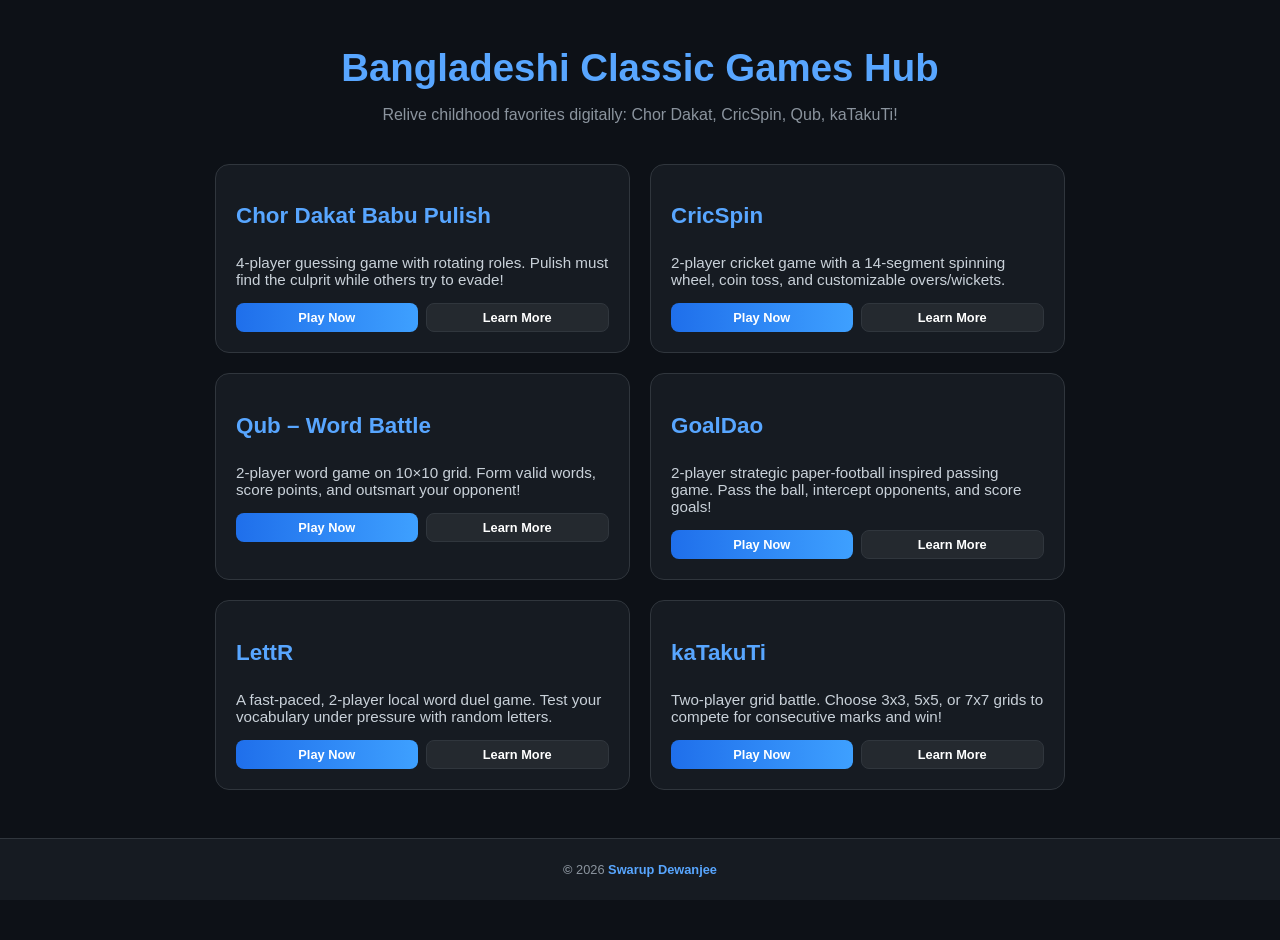
<file: index.html>
<!DOCTYPE html>
<html lang="en">
<head>
<meta charset="UTF-8">
<meta name="viewport" content="width=device-width, initial-scale=1.0">
<title>Bangladeshi Classic Games Hub</title>
<style>
/* Global */
body {
    margin: 0;
    font-family: 'Segoe UI', sans-serif;
    background: #0d1117;
    color: #e6edf3;
}
a { color: inherit; text-decoration: none; }

.container {
    max-width: 850px; /* slim container */
    margin: auto;
    padding: 20px 15px 150px;
}

h1 {
    text-align: center;
    font-size: 2.4rem;
    color: #58a6ff;
    margin-bottom: 8px;
}
.subtitle {
    text-align: center;
    color: #8b949e;
    font-size: 1rem;
    margin-bottom: 40px;
}

/* Game Cards Grid 2x2 */
.games {
    display: grid;
    grid-template-columns: repeat(2, 1fr);
    gap: 20px;
}

/* Card Style */
.card {
    display: flex;
    flex-direction: column;
    background: #161b22;
    border-radius: 14px;
    padding: 20px; 
    transition: transform 0.3s, box-shadow 0.3s;
    border: 1px solid #30363d;
}
.card:hover {
    transform: translateY(-4px);
    box-shadow: 0 10px 25px rgba(0,0,0,0.5);
}
.card h2 {
    margin-bottom: 10px;
    color: #58a6ff;
    font-size: 1.4rem;
}
.card p {
    color: #c9d1d9;
    font-size: 0.95rem;
    margin-bottom: 15px;
}

/* Buttons */
.btn-group { display: flex; gap: 8px; flex-wrap: wrap; justify-content: center; }
.btn { flex: 1; padding: 6px 12px; border: none; border-radius: 8px; font-weight: bold; cursor: pointer; transition: 0.2s; font-size: 0.8rem; text-align:center; }
.play-btn { background: linear-gradient(90deg, #1f6feb, #3ea0ff); color: #fff; }
.play-btn:hover { background: linear-gradient(90deg, #3ea0ff, #1f6feb); }
.info-btn { background: #24292f; color: #fff; border: 1px solid #30363d; }
.info-btn:hover { background: #30363d; }

/* Footer */
footer {
    position: fixed;
    bottom: 0; left:0; right:0;
    text-align: center;
    padding: 10px;
    background: #161b22;
    border-top: 1px solid #30363d;
    font-size: 0.8rem;
    color: #8b949e;
}
.footer-link { color: #58a6ff; font-weight: 600; }
.footer-link:hover { color: #1f6feb; }

/* Modal */
.modal {
    display: none;
    position: fixed; 
    top:0; left:0; 
    width:100%; height:100%;
    background: rgba(0,0,0,0.85);
    justify-content: center; 
    align-items: center;
    z-index: 999; 
    padding: 15px;
}

.modal.active { display: flex; }

.modal-content {
    background: #161b22; 
    border-radius: 14px;
    padding: 25px; 
    max-width: 500px;
    width: 100%; 
    max-height: 85vh; 
    overflow-y: auto; 
    position: relative;
}

.modal-content h3 { 
    color: #58a6ff; 
    margin-bottom: 12px; 
    font-size: 1.3rem; 
}

.modal-content p, 
.modal-content li { 
    margin-bottom: 8px; 
    font-size: 0.9rem; 
    color:#c9d1d9;
}

.modal-content .section-title { 
    font-weight:bold; 
    margin-top:12px; 
    margin-bottom:6px; 
    color:#8b949e; 
    font-size:0.95rem; 
}

.modal-close { 
    position: absolute; 
    top: 12px; 
    right: 12px; 
    background: #ff4c4c; 
    border: none; 
    color:#fff; 
    padding:0.4rem 0.6rem; 
    border-radius:50%; 
    cursor:pointer; 
    font-weight:bold; 
    font-size:0.9rem; 
}

/* Responsive */
@media (max-width: 900px) { 
    .games { grid-template-columns: 1fr; } 
}

@media (max-width: 600px) { 
    h1 { font-size: 2rem; } 
    .card { padding: 18px; }
    .btn-group { flex-direction: column; }

    /* 🔽 MOBILE MODAL COMPACT VERSION */
    .modal {
        padding: 8px;
    }

    .modal-content {
        padding: 16px;
        max-width: 95%;
        max-height: 90vh;
        border-radius: 12px;
    }

    .modal-content h3 {
        font-size: 1.1rem;
        margin-bottom: 8px;
    }

    .modal-content p,
    .modal-content li {
        font-size: 0.8rem;
        margin-bottom: 6px;
    }

    .modal-content .section-title {
        font-size: 0.85rem;
        margin-top: 10px;
        margin-bottom: 4px;
    }

    .modal-close {
        top: 8px;
        right: 8px;
        padding: 0.3rem 0.5rem;
        font-size: 0.8rem;
    }
}
</style>
</head>

<body>
<div class="container">
    <h1>Bangladeshi Classic Games Hub</h1>
    <p class="subtitle">Relive childhood favorites digitally: Chor Dakat, CricSpin, Qub, kaTakuTi!</p>

    <div class="games">
        <!-- Card 1 -->
        <div class="card chordakat">
            <h2>Chor Dakat Babu Pulish</h2>
            <p>4-player guessing game with rotating roles. Pulish must find the culprit while others try to evade!</p>
            <div class="btn-group">
                <button class="btn play-btn" onclick="goToGame('chor')">Play Now</button>
                <button class="btn info-btn" onclick="showModal('chor')">Learn More</button>
            </div>
        </div>

        <!-- Card 2 -->
        <div class="card cricspin">
            <h2>CricSpin</h2>
            <p>2-player cricket game with a 14-segment spinning wheel, coin toss, and customizable overs/wickets.</p>
            <div class="btn-group">
                <button class="btn play-btn" onclick="goToGame('cric')">Play Now</button>
                <button class="btn info-btn" onclick="showModal('cric')">Learn More</button>
            </div>
        </div>

        <!-- Card 3 -->
        <div class="card qub">
            <h2>Qub – Word Battle</h2>
            <p>2-player word game on 10×10 grid. Form valid words, score points, and outsmart your opponent!</p>
            <div class="btn-group">
                <button class="btn play-btn" onclick="goToGame('qub')">Play Now</button>
                <button class="btn info-btn" onclick="showModal('qub')">Learn More</button>
            </div>
        </div>

        <!-- Card 4 -->
        <div class="card GoalDao">
            <h2>GoalDao</h2>
            <p>2-player strategic paper-football inspired passing game. Pass the ball, intercept opponents, and score goals!</p>
            <div class="btn-group">
                <button class="btn play-btn" onclick="goToGame('goalDao')">Play Now</button>
                <button class="btn info-btn" onclick="showModal('goalDao')">Learn More</button>
            </div>
        </div>

        <!-- Card 5 -->
        <div class="card LettR">
            <h2>LettR</h2>
            <p>A fast-paced, 2-player local word duel game. Test your vocabulary under pressure with random letters.</p>
            <div class="btn-group">
                <button class="btn play-btn" onclick="goToGame('LettR')">Play Now</button>
                <button class="btn info-btn" onclick="showModal('LettR')">Learn More</button>
            </div>
        </div>

        <!-- Card 6 -->
        <div class="card katakuti">
            <h2>kaTakuTi</h2>
            <p>Two-player grid battle. Choose 3x3, 5x5, or 7x7 grids to compete for consecutive marks and win!</p>
            <div class="btn-group">
                <button class="btn play-btn" onclick="goToGame('katakuti')">Play Now</button>
                <button class="btn info-btn" onclick="showModal('katakuti')">Learn More</button>
            </div>
        </div>
    </div>
</div>

<!-- Modal -->
<div id="game-modal" class="modal">
    <div class="modal-content">
        <button class="modal-close" onclick="closeModal()">×</button>
        <h3 id="modal-title">Game Details</h3>
        <div id="modal-body"></div>
    </div>
</div>

<footer>
<footer>
  <p>
    <b>©</b> <span id="year"></span> 
    <a href="https://github.com/Swarup113" class="footer-link" target="_blank" rel="noopener noreferrer">Swarup Dewanjee</a>
  </p>
</footer>

<script>
  document.getElementById("year").textContent = new Date().getFullYear();
</script>

<script>
// Play Now redirects
function goToGame(game) {
    switch(game){
        case 'chor':
            window.location.href = "Chor-Dakat-Babu-Pulish/index.html";
            break;
        case 'cric':
            window.location.href = "CricSpin/index.html";
            break;
        case 'qub':
            window.location.href = "Qub/index.html";
            break;
        case 'goalDao':   
            window.location.href = "goalDao/index.html"; 
            break;
        case 'LettR':   
            window.location.href = "LettR/index.html"; 
            break;
        case 'katakuti':
            window.location.href = "kaTakuTi/index.html";
            break;
    }
}


// Modal
const modal = document.getElementById('game-modal');
const modalTitle = document.getElementById('modal-title');
const modalBody = document.getElementById('modal-body');

const gameInfo = {
    chor: {
        title: "Chor Dakat Babu Pulish",
        content: `
<div class="section-title">Gameplay</div>
<ul>
<li>4 players: Babu (immune), Pulish (guesser), Chor/Dakat (targets)</li>
<li>Rounds alternate Chor & Dakat, 10 rounds total</li>
<li>Pulish guesses culprit in 30 seconds</li>
<li>Points: Babu=100, Pulish correct=80, wrong=0, Target escapes=40-60</li>
<li>Pass-and-play with score tracking</li>
</ul>`
    },
    cric: {
        title: "CricSpin",
        content: `
<div class="section-title">Gameplay</div>
<ul>
<li>2-player cricket with coin toss, overs (1-50), wickets (1-10)</li>
<li>14-segment wheel for runs, extras, and wickets</li>
<li>Super Over in case of tie</li>
<li>Track batter and bowler stats</li>
<li>Quick visual outcome for each spin</li>
</ul>`
    },
    qub: {
        title: "Qub – Word Battle",
        content: `
<div class="section-title">Gameplay</div>
<ul>
<li>2-player word game on 10×10 grid</li>
<li>Form valid words horizontally or vertically</li>
<li>15-second timer per turn; repeated words give 0 points</li>
<li>Dynamic scoring based on longest word per turn</li>
<li>Player-specific styling: Player 1 (cyan), Player 2 (coral)</li>
</ul>`
    },
    goalDao: {
        title: "GoalDao",
        content: `
<div class="section-title">Gameplay</div>
<ul>
<li>Two-player Football Game</li>
<li>Choose Duration of the Match</li>
<li>Get more goals than the opposition to win</li>
<li>Track scores and duration</li>
<li>Player-specific styling: Player 1 (blue), Player 2 (red)</li>
</ul>`
    },
    LettR: {
    title: "LettR - Word Duels",
    content: `
<div class="section-title">Gameplay</div>
<ul>
<li>Enter optional names for Player 1(Blue) and Player 2(Red) and click Play Now</li>
<li>Player 1 receives a random letter (e.g., "P") and has 60 seconds</li>
<li>Quickly type a Name, Place, Movie, and Thing starting with that letter</li>
<li>Click Submit before time runs out</li>
<li>Pass the device to Player 2, who gets a completely different random letter</li>
<li>After both turns, round results are shown; fastest valid player gets a bonus point</li>
<li>The game lasts 5 rounds; highest score wins</li>
</ul>`
},
    katakuti: {
        title: "kaTakuTi",
        content: `
<div class="section-title">Gameplay</div>
<ul>
<li>Two-player grid battle</li>
<li>Choose 3x3, 5x5, or 7x7 grids</li>
<li>Get consecutive marks to win</li>
<li>Track scores and rounds</li>
<li>Compact, fun, and responsive</li>
</ul>`
    }
};

function showModal(game){
    modalTitle.textContent = gameInfo[game].title;
    modalBody.innerHTML = gameInfo[game].content;
    modal.classList.add('active');
}
function closeModal(){ modal.classList.remove('active'); }
</script>
</body>
</html>
</file>
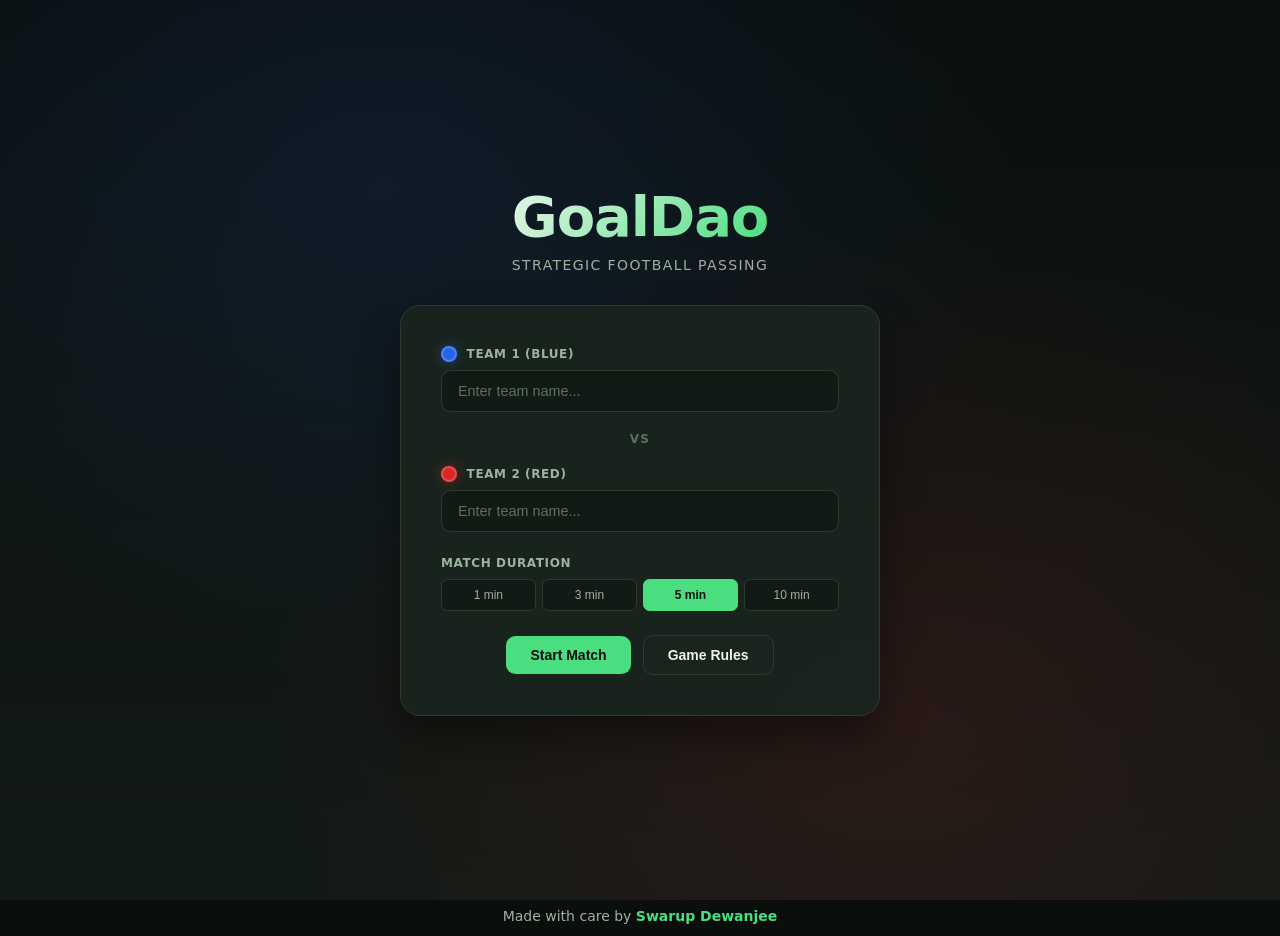
<file: goalDao/index.html>
<!DOCTYPE html>
<html lang="en">
<head>
    <meta charset="UTF-8">
    <meta name="viewport" content="width=device-width, initial-scale=1.0, maximum-scale=1.0, user-scalable=no">
    <title>GoalDao</title>
    <link rel="stylesheet" href="style.css">
</head>
<body>
    <!-- Landing Page -->
    <div id="landing-page" class="page active">
        <div class="landing-container">
            <div class="title-section">
                <h1 class="game-title">GoalDao</h1>
                <p class="subtitle">Strategic Football Passing</p>
            </div>
            
            <div class="setup-panel">
                <div class="team-setup">
                    <div class="team-input-group team1">
                        <div class="team-header">
                            <span class="team-color blue"></span>
                            <label>Team 1 (Blue)</label>
                        </div>
                        <input type="text" id="team1-name" placeholder="Enter team name..." maxlength="15">
                    </div>
                    
                    <div class="vs-divider">VS</div>
                    
                    <div class="team-input-group team2">
                        <div class="team-header">
                            <span class="team-color red"></span>
                            <label>Team 2 (Red)</label>
                        </div>
                        <input type="text" id="team2-name" placeholder="Enter team name..." maxlength="15">
                    </div>
                </div>
                
                <div class="time-setup">
                    <label for="game-time">Match Duration</label>
                    <div class="time-selector">
                        <button class="time-btn" data-time="1">1 min</button>
                        <button class="time-btn" data-time="3">3 min</button>
                        <button class="time-btn active" data-time="5">5 min</button>
                        <button class="time-btn" data-time="10">10 min</button>
                    </div>
                </div>
                
                <div class="action-buttons">
                    <button id="start-btn" class="btn btn-primary">Start Match</button>
                    <button id="rules-btn" class="btn btn-secondary">Game Rules</button>
                </div>
            </div>
        </div>
    </div>
    
    <!-- Rules Modal -->
    <div id="rules-modal" class="modal">
        <div class="modal-backdrop"></div>
        <div class="modal-content">
            <button class="modal-close" id="close-rules">&times;</button>
            <h2>How to Play</h2>
            <div class="rules-grid">
                <div class="rule-item">
                    <div class="rule-number">1</div>
                    <div class="rule-text">
                        <strong>Select & Pass</strong>
                        <p>Click a player with the ball, then click a teammate to pass.</p>
                    </div>
                </div>
                <div class="rule-item">
                    <div class="rule-number">2</div>
                    <div class="rule-text">
                        <strong>Shoot!</strong>
                        <p>Blue attacks the BOTTOM goal. Red attacks the TOP goal. Click inside the goal area to shoot.</p>
                    </div>
                </div>
                <div class="rule-item">
                    <div class="rule-number">3</div>
                    <div class="rule-text">
                        <strong>Interception</strong>
                        <p>If your pass crosses an opponent, they intercept the ball!</p>
                    </div>
                </div>
                <div class="rule-item">
                    <div class="rule-number">4</div>
                    <div class="rule-text">
                        <strong>Goal!</strong>
                        <p>Score in the opponent's goal. The goalkeeper restarts play.</p>
                    </div>
                </div>
            </div>
            <button id="close-modal-btn" class="btn btn-primary">Got it</button>
        </div>
    </div>
    
    <!-- Game Page -->
    <div id="game-page" class="page">
        <div class="game-container">
            <div id="scoreboard">
                <div class="team-score team1-score">
                    <span class="team-name" id="team1-display">Team 1</span>
                    <span class="score" id="score1">0</span>
                </div>
                <div class="timer-container">
                    <div id="timer">05:00</div>
                    <div class="timer-label">TIME</div>
                </div>
                <div class="team-score team2-score">
                    <span class="score" id="score2">0</span>
                    <span class="team-name" id="team2-display">Team 2</span>
                </div>
            </div>
            
            <div id="turn-indicator">
                <span class="turn-dot blue"></span>
                <span id="turn-text">Team 1's Turn</span>
            </div>
            
            <div id="canvas-wrapper">
                <canvas id="game-canvas"></canvas>
            </div>
            
            <div class="game-controls">
                <button id="back-btn" class="btn btn-secondary">Exit Match</button>
            </div>
        </div>
    </div>
    
    <!-- Game Over Modal -->
    <div id="gameover-modal" class="modal">
        <div class="modal-backdrop"></div>
        <div class="modal-content gameover-content">
            <h2>Full Time</h2>
            <div class="final-score-display">
                <div class="final-team">
                    <span class="final-team-name" id="final-team1">Team 1</span>
                    <span class="final-score-num" id="final-score1">0</span>
                </div>
                <div class="score-divider">-</div>
                <div class="final-team">
                    <span class="final-score-num" id="final-score2">0</span>
                    <span class="final-team-name" id="final-team2">Team 2</span>
                </div>
            </div>
            <p id="winner-text">It's a draw!</p>
            <div class="gameover-buttons">
                <button id="play-again-btn" class="btn btn-primary">Play Again</button>
                <button id="menu-btn" class="btn btn-secondary">Main Menu</button>
            </div>
        </div>
    </div>
    
    <!-- Goal Alert -->
    <div id="goal-alert" class="goal-alert">
        <span class="goal-text">GOAL!</span>
    </div>
    <footer>
Made with care by <a href="https://github.com/Swarup113" class="footer-link">Swarup Dewanjee</a>
</footer>

    
    <script src="game.js"></script>
</body>
</html>
</file>
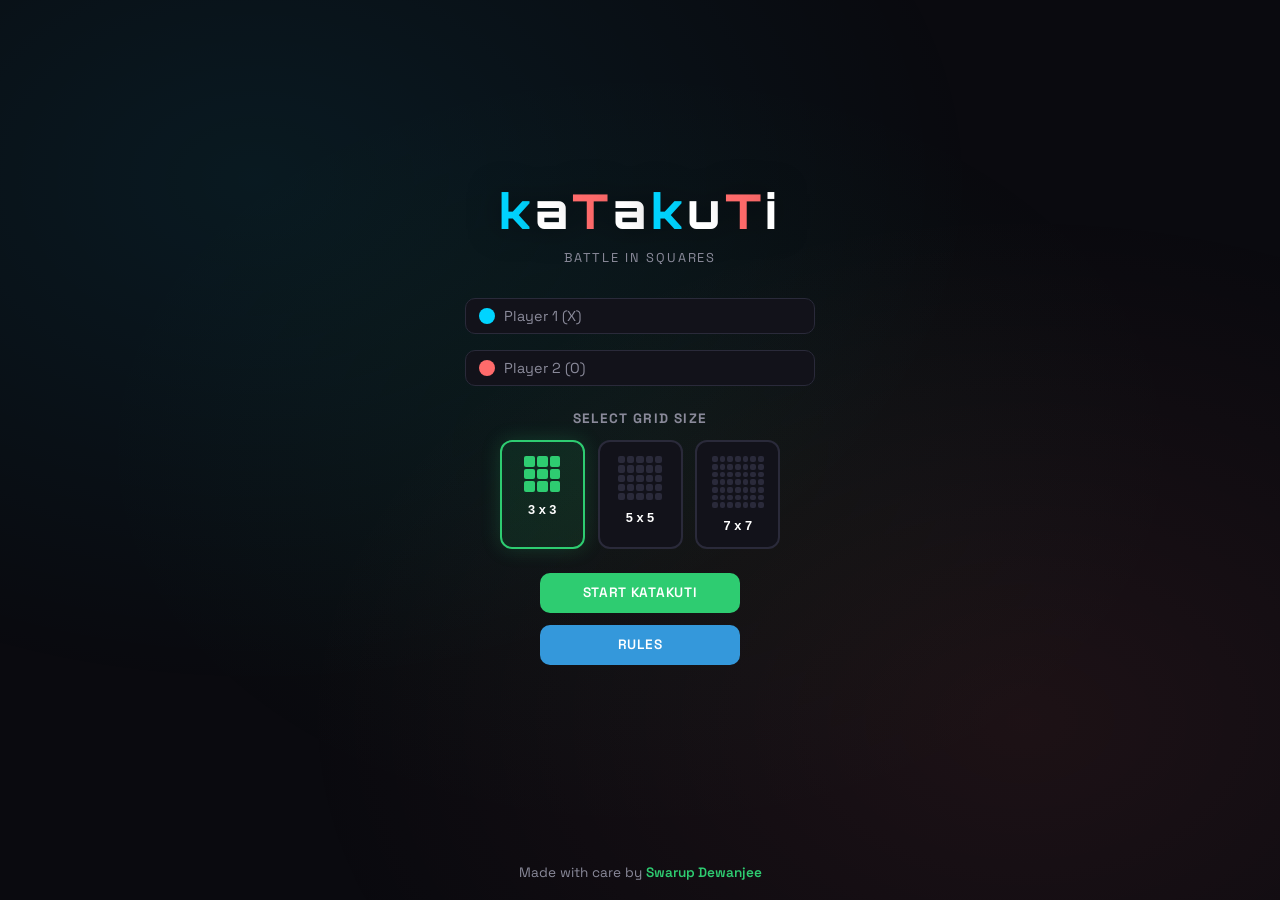
<file: kaTakuTi/index.html>
<!DOCTYPE html>
<html lang="en">
<head>
    <meta charset="UTF-8">
    <meta name="viewport" content="width=device-width, initial-scale=1.0">
    <title>kaTakuTi</title>
    <link rel="stylesheet" href="styles.css">
    <link rel="preconnect" href="https://fonts.googleapis.com">
    <link rel="preconnect" href="https://fonts.gstatic.com" crossorigin>
    <link href="https://fonts.googleapis.com/css2?family=Orbitron:wght@400;700;900&family=Space+Grotesk:wght@300;400;500;600;700&display=swap" rel="stylesheet">
</head>
<body>
    <!-- Landing Page -->
    <div id="landing-page" class="page active">
        <div class="landing-container">
            <h1 class="game-title">
                <span class="cyan">k</span><span class="white">a</span><span class="coral">T</span><span class="white">a</span><span class="cyan">k</span><span class="white">u</span><span class="coral">T</span><span class="white">i</span>
            </h1>
            <p class="tagline">Battle in Squares</p>
            
            <div class="setup-section">
                <div class="player-inputs">
                    <div class="player-input">
                        <div class="player-indicator cyan-bg"></div>
                        <input type="text" id="player1-name" placeholder="Player 1 (X)" maxlength="15">
                    </div>
                    <div class="player-input">
                        <div class="player-indicator coral-bg"></div>
                        <input type="text" id="player2-name" placeholder="Player 2 (O)" maxlength="15">
                    </div>
                </div>
                
                <div class="grid-selection">
                    <h3>Select Grid Size</h3>
                    <div class="grid-options">
                        <button class="grid-option selected" data-size="3">
                            <span class="grid-preview">
                                <span></span><span></span><span></span>
                                <span></span><span></span><span></span>
                                <span></span><span></span><span></span>
                            </span>
                            <span class="grid-label">3 x 3</span>
                        </button>
                        <button class="grid-option" data-size="5">
                            <span class="grid-preview grid-5">
                                <span></span><span></span><span></span><span></span><span></span>
                                <span></span><span></span><span></span><span></span><span></span>
                                <span></span><span></span><span></span><span></span><span></span>
                                <span></span><span></span><span></span><span></span><span></span>
                                <span></span><span></span><span></span><span></span><span></span>
                            </span>
                            <span class="grid-label">5 x 5</span>
                        </button>
                        <button class="grid-option" data-size="7">
                            <span class="grid-preview grid-7">
                                <span></span><span></span><span></span><span></span><span></span><span></span><span></span>
                                <span></span><span></span><span></span><span></span><span></span><span></span><span></span>
                                <span></span><span></span><span></span><span></span><span></span><span></span><span></span>
                                <span></span><span></span><span></span><span></span><span></span><span></span><span></span>
                                <span></span><span></span><span></span><span></span><span></span><span></span><span></span>
                                <span></span><span></span><span></span><span></span><span></span><span></span><span></span>
                                <span></span><span></span><span></span><span></span><span></span><span></span><span></span>
                            </span>
                            <span class="grid-label">7 x 7</span>
                        </button>
                    </div>
                </div>
                
                <div class="action-buttons">
                    <button id="start-btn" class="btn btn-green">Start kaTakuTi</button>
                    <button id="rules-btn" class="btn btn-blue">Rules</button>
                </div>
            </div>
        </div>
        
        <footer class="footer">
            Made with care by <a href="https://github.com/Swarup113" target="_blank" class="footer-link">Swarup Dewanjee</a>
        </footer>
    </div>
    
    <!-- Rules Modal -->
    <div id="rules-modal" class="modal">
        <div class="modal-content">
            <h2>Game Rules</h2>
            <div class="rules-list">
                <div class="rule-item">
                    <span class="rule-grid">3 x 3 Grid</span>
                    <span class="rule-desc">Get <strong>3</strong> consecutive marks in a row, column, or diagonal to win.</span>
                </div>
                <div class="rule-item">
                    <span class="rule-grid">5 x 5 Grid</span>
                    <span class="rule-desc">Get <strong>4</strong> consecutive marks in a row, column, or diagonal to win.</span>
                </div>
                <div class="rule-item">
                    <span class="rule-grid">7 x 7 Grid</span>
                    <span class="rule-desc">Get <strong>5</strong> consecutive marks in a row, column, or diagonal to win.</span>
                </div>
            </div>
            <p class="rules-note">Player 1 uses X (Cyan) and Player 2 uses O (Coral)</p>
            <button id="close-rules" class="btn btn-green">Got it</button>
        </div>
    </div>
    
    <!-- Game Page -->
    <div id="game-page" class="page">
        <header class="game-header">
            <button id="back-btn" class="btn btn-blue back-btn">← Back</button>
            <h2 class="game-name">
                <span class="cyan">k</span><span class="white">a</span><span class="coral">T</span><span class="white">a</span><span class="coral">k</span><span class="white">u</span><span class="cyan">T</span><span class="white">i</span>
            </h2>
            <div class="turn-indicator">
                <div class="turn-content">
                    <span id="current-player-indicator" class="player-indicator cyan-bg"></span>
                    <span id="turn-text">Player 1's Turn</span>
                </div>
            </div>
            <button id="finish-btn" class="btn btn-red">Finish Game</button>
        </header>
        
        <main class="game-main">
            <div class="score-board">
                <div class="score-item player1-score">
                    <div class="player-indicator cyan-bg"></div>
                    <span id="p1-name-display">Player 1</span>
                    <span id="p1-score" class="score">0</span>
                </div>
                <div class="score-item player2-score">
                    <div class="player-indicator coral-bg"></div>
                    <span id="p2-name-display">Player 2</span>
                    <span id="p2-score" class="score">0</span>
                </div>
            </div>
            
            <div class="grid-wrapper">
                <div id="game-grid" class="game-grid"></div>
            </div>
        </main>
    </div>
    
    <!-- Finish Game Modal -->
    <div id="finish-modal" class="modal">
        <div class="modal-content">
            <h2 id="modal-title">Finish Game?</h2>
            <p id="modal-message">Are you sure you want to end the current game?</p>
            <div id="modal-buttons" class="modal-buttons">
                <button id="resume-btn" class="btn btn-green">Resume Game</button>
                <button id="new-game-btn" class="btn btn-blue">New Game</button>
                <button id="quit-btn" class="btn btn-red">Quit Game</button>
            </div>
        </div>
    </div>
    
    <!-- Game Over Modal -->
    <div id="gameover-modal" class="modal">
        <div class="modal-content">
            <h2 id="gameover-title">Game Over</h2>
            <p id="gameover-message">The game has ended!</p>
            <div class="modal-buttons">
                <button id="play-again-btn" class="btn btn-green">Play Again</button>
                <button id="gameover-new-btn" class="btn btn-blue">New Game</button>
                <button id="gameover-quit-btn" class="btn btn-red">Quit Game</button>
            </div>
        </div>
    </div>
    
    <script src="script.js"></script>
</body>
</html>
</file>
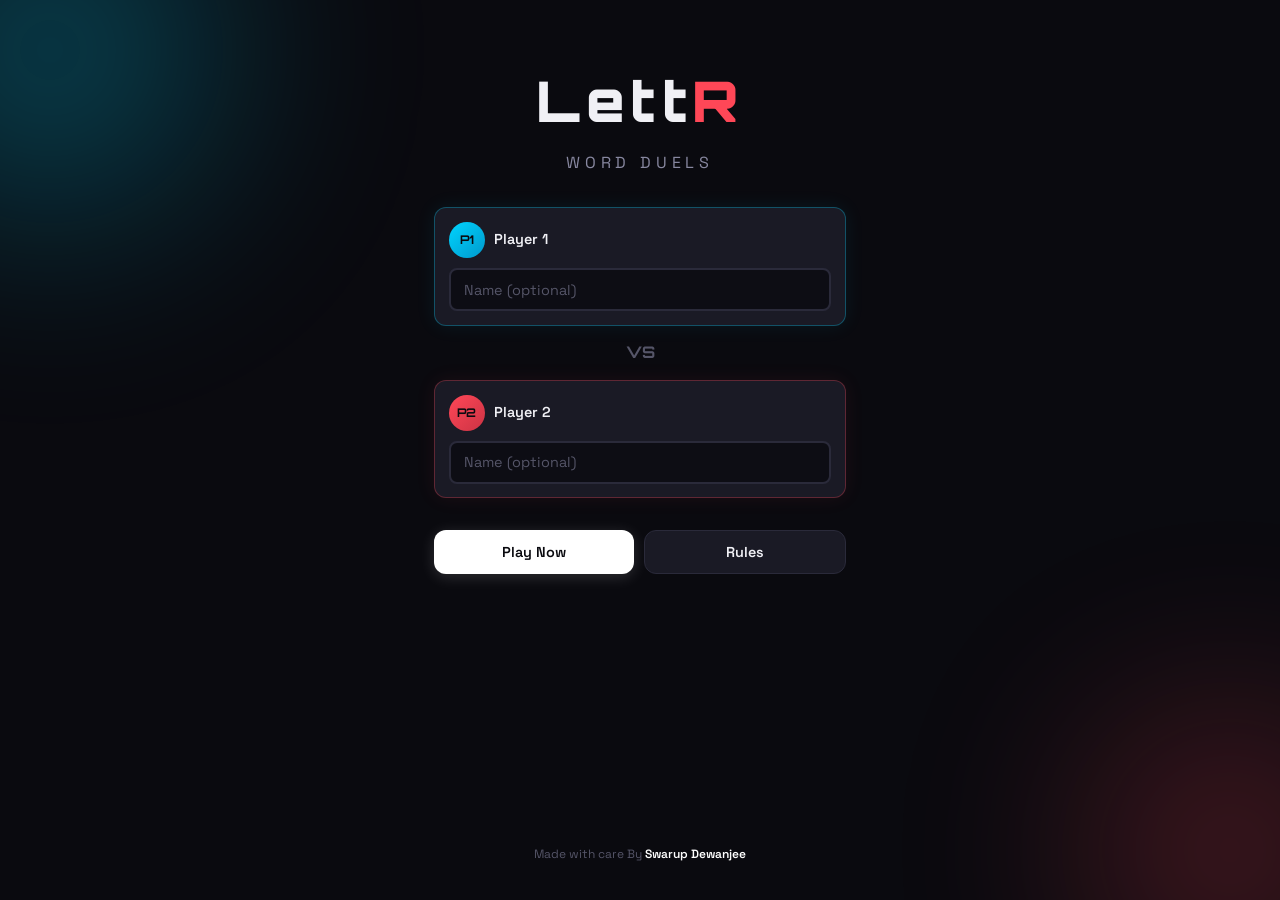
<file: LettR/index.html>
<!DOCTYPE html>
<html lang="en">
<head>
    <meta charset="UTF-8">
    <meta name="viewport" content="width=device-width, initial-scale=1.0">
    <title>LettR</title>
    <link rel="preconnect" href="https://fonts.googleapis.com">
    <link rel="preconnect" href="https://fonts.gstatic.com" crossorigin>
    <link href="https://fonts.googleapis.com/css2?family=Orbitron:wght@400;700;900&family=Space+Grotesk:wght@300;400;500;600;700&display=swap" rel="stylesheet">
    <link rel="stylesheet" href="styles.css">
</head>
<body>
    <!-- Landing Page -->
    <div id="landing-page" class="page active">
        <div class="background-effects">
            <div class="gradient-orb orb-1"></div>
            <div class="gradient-orb orb-2"></div>
        </div>

        <div class="container">
            <header class="landing-header">
                <h1 class="game-title">Lett<span class="title-red">R</span></h1>
                <p class="game-subtitle">Word Duels</p>
            </header>

            <div class="player-setup">
                <div class="player-card player-1-card">
                    <div class="player-indicator">
                        <div class="player-avatar p1-avatar"><span>P1</span></div>
                        <span class="player-label">Player 1</span>
                    </div>
                    <input type="text" id="player1-name" class="player-input p1-input" placeholder="Name (optional)" maxlength="10">
                </div>

                <div class="vs-divider"><span>VS</span></div>

                <div class="player-card player-2-card">
                    <div class="player-indicator">
                        <div class="player-avatar p2-avatar"><span>P2</span></div>
                        <span class="player-label">Player 2</span>
                    </div>
                    <input type="text" id="player2-name" class="player-input p2-input" placeholder="Name (optional)" maxlength="10">
                </div>
            </div>

            <div class="action-buttons">
                <button id="play-btn" class="btn btn-white">Play Now</button>
                <button id="rules-btn" class="btn btn-secondary">Rules</button>
            </div>

            <footer class="landing-footer">
                <p>Made with care By <a href="https://github.com/Swarup113" target="_blank" rel="noopener noreferrer" class="footer-link">Swarup Dewanjee</a></p>
            </footer>
        </div>
    </div>

    <!-- Rules Modal -->
    <div id="rules-modal" class="modal" role="dialog" aria-modal="true" aria-labelledby="rules-title">
        <div class="modal-backdrop"></div>
        <div class="modal-content">
            <button class="modal-close" id="close-rules" aria-label="Close rules">&times;</button>
            <h2 class="modal-title" id="rules-title">Rules</h2>
            <div class="rules-list">
                <div class="rule-item">
                    <span class="rule-number">1</span>
                    <p class="rule-text">Each player gets their own random letter every round.</p>
                </div>
                <div class="rule-item">
                    <span class="rule-number">2</span>
                    <p class="rule-text">Fill in Name, Place, Movie, and Thing starting with that letter.</p>
                </div>
                <div class="rule-item">
                    <span class="rule-number">3</span>
                    <p class="rule-text">Name, Place, and Movie are accepted if they start with the correct letter (min 2 characters).</p>
                </div>
                <div class="rule-item">
                    <span class="rule-number">4</span>
                    <p class="rule-text">Thing is validated via Dictionary API — it must be a real English word.</p>
                </div>
                <div class="rule-item">
                    <span class="rule-number">5</span>
                    <p class="rule-text">Complete all fields correctly to score 1 point.</p>
                </div>
                <div class="rule-item">
                    <span class="rule-number">6</span>
                    <p class="rule-text">If both score, the faster player gets a +1 Speed Bonus. Game lasts 5 rounds.</p>
                </div>
            </div>
        </div>
    </div>

    <!-- Game Page -->
    <div id="game-page" class="page">
        <div class="background-effects">
            <div class="gradient-orb orb-1"></div>
            <div class="gradient-orb orb-2"></div>
        </div>

        <div id="validation-overlay" class="validation-overlay">
            <div class="validation-spinner"></div>
            <p>Validating...</p>
        </div>

        <div id="handoff-overlay" class="handoff-overlay">
            <div class="handoff-content">
                <p class="handoff-text">Pass the device to</p>
                <h2 id="handoff-player-name" class="handoff-name">Player 2</h2>
                <p class="handoff-hint">Don't peek at the letter!</p>
                <button id="handoff-ready-btn" class="btn btn-white btn-sm">I'm Ready</button>
            </div>
        </div>

        <div class="game-container">
            <header class="game-header">
                <div class="round-indicator">
                    <span>Round</span>
                    <strong><span id="round-number">1</span>/5</strong>
                </div>
                <div class="score-display">
                    <div class="score p1-score-display"><span id="p1-score">0</span></div>
                    <span class="score-divider">-</span>
                    <div class="score p2-score-display"><span id="p2-score">0</span></div>
                </div>
                <button id="game-quit-btn" class="btn-quit" aria-label="Quit game">&#10005;</button>
            </header>

            <div class="game-info-bar" id="game-info-bar">
                <div class="info-turn p1-turn" id="current-player-turn">
                    <span id="turn-player-name">Player 1</span>
                </div>
                <div class="info-letter">
                    <span id="current-letter">A</span>
                </div>
                <div class="info-timer">
                    <svg class="timer-svg" viewBox="0 0 100 100">
                        <circle class="timer-bg" cx="50" cy="50" r="45"></circle>
                        <circle id="timer-progress" class="timer-progress" cx="50" cy="50" r="45"></circle>
                    </svg>
                    <span id="timer-seconds">60</span>
                </div>
            </div>

            <div class="game-main" id="game-main" data-turn="p1">
                <form id="game-form" class="game-form">
                    <div class="form-grid">
                        <div class="input-row">
                            <label for="input-name">Name</label>
                            <input type="text" id="input-name" class="game-input" placeholder="Name..." autocomplete="off" maxlength="30">
                        </div>
                        <div class="input-row">
                            <label for="input-place">Place</label>
                            <input type="text" id="input-place" class="game-input" placeholder="Place..." autocomplete="off" maxlength="30">
                        </div>
                        <div class="input-row">
                            <label for="input-movie">Movie</label>
                            <input type="text" id="input-movie" class="game-input" placeholder="Movie..." autocomplete="off" maxlength="30">
                        </div>
                        <div class="input-row">
                            <label for="input-thing">Thing</label>
                            <input type="text" id="input-thing" class="game-input" placeholder="Thing..." autocomplete="off" maxlength="30">
                        </div>
                    </div>
                    <button type="submit" class="btn btn-submit btn-white">Submit</button>
                </form>
            </div>
        </div>
    </div>

    <!-- Quit Modal -->
    <div id="quit-modal" class="modal" role="dialog" aria-modal="true" aria-labelledby="quit-title">
        <div class="modal-backdrop"></div>
        <div class="modal-content quit-content">
            <h2 class="modal-title" id="quit-title">Pause</h2>
            <p class="quit-text">What would you like to do?</p>
            <div class="quit-buttons">
                <button id="resume-btn" class="btn btn-primary">Resume Game</button>
                <button id="finish-btn" class="btn btn-secondary">Finish Game</button>
            </div>
        </div>
    </div>

    <!-- Results Modal -->
    <div id="results-modal" class="modal" role="dialog" aria-modal="true" aria-labelledby="results-title">
        <div class="modal-backdrop"></div>
        <div class="modal-content results-content">
            <h2 class="modal-title" id="results-title">Round Results</h2>
            <div id="results-body" class="results-body"></div>
            <div class="results-buttons">
                <button id="next-round-btn" class="btn btn-white">Next Round</button>
                <button id="quit-btn" class="btn btn-secondary">Quit</button>
            </div>
        </div>
    </div>

    <!-- Game Over Modal -->
    <div id="gameover-modal" class="modal" role="dialog" aria-modal="true" aria-labelledby="gameover-title">
        <div class="modal-backdrop"></div>
        <div class="modal-content results-content">
            <h2 class="modal-title" id="gameover-title">Game Over</h2>
            <div id="gameover-body" class="results-body"></div>
            <div class="results-buttons">
                <button id="play-again-btn" class="btn btn-primary">Play Again</button>
                <button id="home-btn" class="btn btn-secondary">Home</button>
            </div>
        </div>
    </div>

    <script src="script.js"></script>
</body>
</html>
</file>
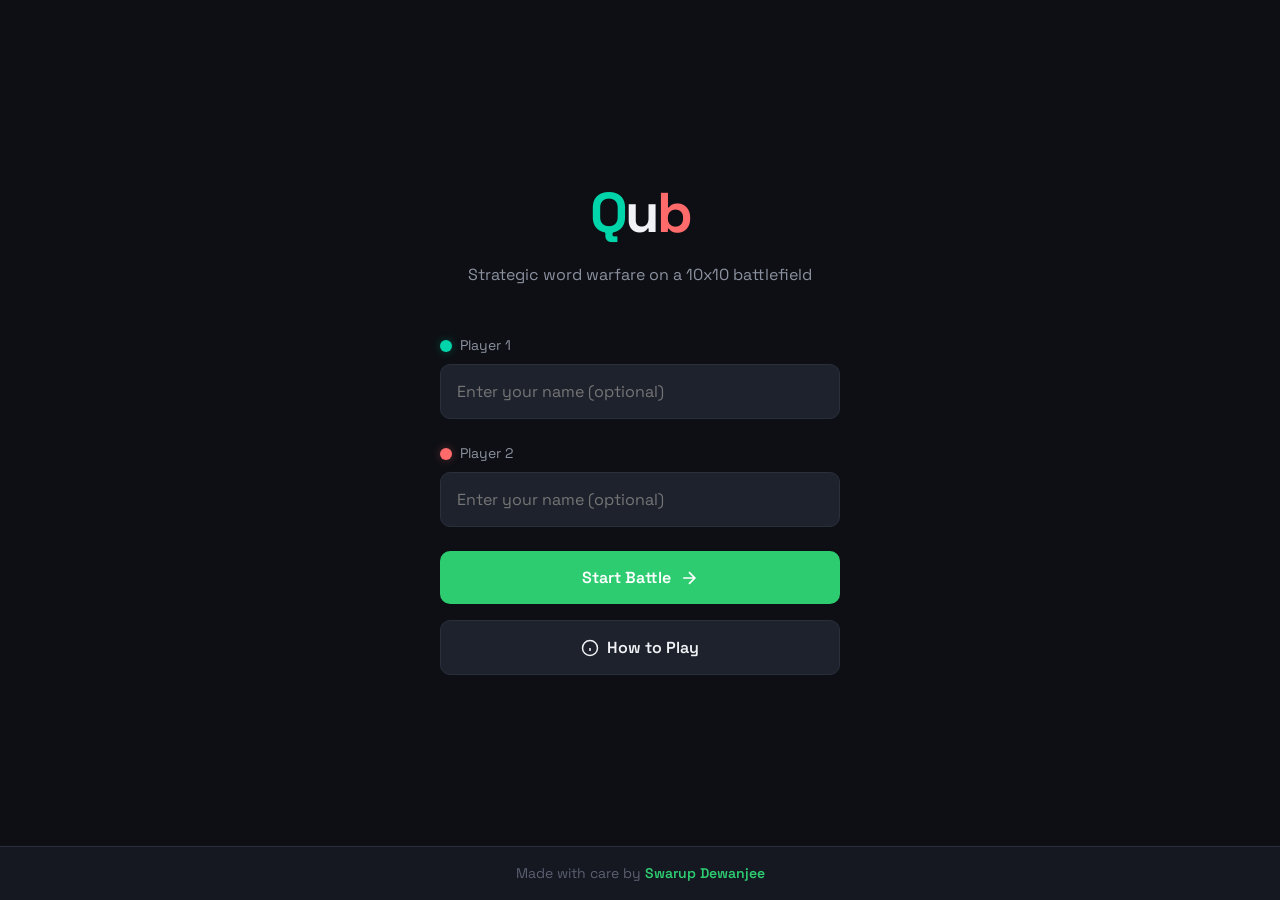
<file: Qub/index.html>
<!DOCTYPE html>
<html lang="en">
<head>
    <meta charset="UTF-8">
    <meta name="viewport" content="width=device-width, initial-scale=1.0, maximum-scale=1.0, user-scalable=no">
    <title>Qub - Word Battle</title>
    <link rel="stylesheet" href="styles.css">
    <link href="https://fonts.googleapis.com/css2?family=Space+Grotesk:wght@300;400;500;600;700&family=JetBrains+Mono:wght@400;500;600&display=swap" rel="stylesheet">
</head>
<body>
    <!-- Landing Page -->
    <div id="landing-page" class="page active">
        <div class="landing-container">
            <div class="logo-container">
                
                <h1 class="game-title">
  <span style="color: #00d4aa;">Q</span>u<span style="color: #ff6b6b;">b</span>
</h1>
                <p class="tagline">Strategic word warfare on a 10x10 battlefield</p>
            </div>

            <form id="player-form" class="player-form">
                <div class="input-group">
                    <label for="player1-name">
                        <span class="player-indicator p1"></span>
                        Player 1
                    </label>
                    <input type="text" id="player1-name" placeholder="Enter your name (optional)" maxlength="15">
                </div>
                
                <div class="input-group">
                    <label for="player2-name">
                        <span class="player-indicator p2"></span>
                        Player 2
                    </label>
                    <input type="text" id="player2-name" placeholder="Enter your name (optional)" maxlength="15">
                </div>

                <div class="button-group">
                    <button type="submit" class="btn btn-primary">
                        <span class="start-battle-text">Start Battle</span>
                        <svg width="20" height="20" viewBox="0 0 24 24" fill="none" stroke="currentColor" stroke-width="2">
                            <path d="M5 12h14M12 5l7 7-7 7"/>
                        </svg>
                    </button>
                    <button type="button" class="btn btn-secondary" id="rules-btn">
                        <svg width="18" height="18" viewBox="0 0 24 24" fill="none" stroke="currentColor" stroke-width="2">
                            <circle cx="12" cy="12" r="10"/>
                            <path d="M12 16v-4M12 8h.01"/>
                        </svg>
                        <span>How to Play</span>
                    </button>
                </div>
            </form>
        </div>
        <footer class="main-footer">
            Made with care by <a href="https://github.com/Swarup113" target="_blank" rel="noopener noreferrer">Swarup Dewanjee</a>
        </footer>
    </div>

    <!-- Game Page -->
    <div id="game-page" class="page">
        <header class="game-header">
            <div class="header-left">
                <h2 class="game-logo">Qub</h2>
            </div>
            <div class="header-center">
                <div class="turn-timer">
                    <div class="turn-indicator">
                        <span class="turn-text">Turn</span>
                        <span class="current-player" id="current-player-name">Player 1</span>
                    </div>
                    <div class="timer-container">
                        <div class="timer-circle" id="timer-circle">
                            <svg viewBox="0 0 36 36" class="circular-chart">
                                <path class="circle-bg" d="M18 2.0845 a 15.9155 15.9155 0 0 1 0 31.831 a 15.9155 15.9155 0 0 1 0 -31.831"/>
                                <path class="circle" id="timer-circle-path" stroke-dasharray="100, 100" d="M18 2.0845 a 15.9155 15.9155 0 0 1 0 31.831 a 15.9155 15.9155 0 0 1 0 -31.831"/>
                            </svg>
                            <div class="timer-value" id="timer-display">15</div>
                        </div>
                    </div>
                </div>
            </div>
            <div class="header-right">
                <button class="btn-finish" id="finish-btn">Finish Game</button>
            </div>
        </header>

        <main class="game-main">
            <div class="scoreboard">
                <div class="score-card player1-score active">
                    <div class="score-player-info">
                        <span class="score-indicator"></span>
                        <span class="score-name" id="p1-score-name">Player 1</span>
                    </div>
                    <div class="score-value" id="p1-score">0</div>
                </div>
                <div class="score-divider">
                    <span>VS</span>
                </div>
                <div class="score-card player2-score">
                    <div class="score-player-info">
                        <span class="score-indicator"></span>
                        <span class="score-name" id="p2-score-name">Player 2</span>
                    </div>
                    <div class="score-value" id="p2-score">0</div>
                </div>
            </div>

            <div class="board-container">
                <div class="board" id="game-board"></div>
                <div id="api-status" class="api-status">Validating...</div>
            </div>

            <div class="game-controls">
                <div class="cells-remaining">
                    <span class="cells-label">Cells Left:</span>
                    <span class="cells-count" id="cells-remaining">100</span>
                </div>
            </div>
        </main>

        <footer class="game-footer">
            Made with care by <a href="https://github.com/Swarup113" target="_blank" rel="noopener noreferrer">Swarup Dewanjee</a>
        </footer>
    </div>

    <!-- Rules Modal -->
    <div id="rules-modal" class="modal">
        <div class="modal-content">
            <button class="modal-close" id="close-rules">&times;</button>
            <h2 class="modal-title">How to Play</h2>
            <div class="rules-content">
                <div class="rule-section">
                    <h3 class="rule-heading">Objective</h3>
                    <p>Score points by creating valid English words on the grid.</p>
                </div>
                
                <div class="rule-section">
                    <h3 class="rule-heading">Rules</h3>
                    <ul>
                        <li><strong>Timer:</strong> 15 seconds per turn. Miss it, and you lose 1 point!</li>
                        <li><strong>Scoring:</strong> You get points for the <strong>longest valid word</strong> you form.</li>
                        <li><strong>2-Letter Words:</strong> Only standard dictionary words count (no abbreviations like 'st').</li>
                        <li><strong>Unique Words:</strong> Repeating a word gives 0 points.</li>
                    </ul>
                </div>
            </div>
        </div>
    </div>

    <!-- Score Notification Modal -->
    <div id="score-modal" class="modal score-notification">
        <div class="score-modal-content">
            <div class="score-icon">
                <svg width="48" height="48" viewBox="0 0 24 24" fill="none" stroke="currentColor" stroke-width="2">
                    <polygon points="12 2 15.09 8.26 22 9.27 17 14.14 18.18 21.02 12 17.77 5.82 21.02 7 14.14 2 9.27 8.91 8.26 12 2"/>
                </svg>
            </div>
            <div class="score-info">
                <p class="word-formed" id="word-formed"></p>
                <p class="points-earned" id="points-earned"></p>
            </div>
        </div>
    </div>

    <!-- Used Word Notification Modal -->
    <div id="used-word-modal" class="modal score-notification">
        <div class="score-modal-content timeout-content">
            <div class="timeout-icon">
                <svg width="48" height="48" viewBox="0 0 24 24" fill="none" stroke="currentColor" stroke-width="2">
                    <circle cx="12" cy="12" r="10"/>
                    <line x1="12" y1="8" x2="12" y2="12"/>
                    <line x1="12" y1="16" x2="12.01" y2="16"/>
                </svg>
            </div>
            <div class="score-info">
                <p class="word-formed" id="used-word-text">Word Already Used!</p>
                <p class="points-earned penalty">0 Points</p>
            </div>
        </div>
    </div>

    <!-- Time Out Notification Modal -->
    <div id="timeout-modal" class="modal score-notification">
        <div class="score-modal-content timeout-content">
            <div class="timeout-icon">
                <svg width="48" height="48" viewBox="0 0 24 24" fill="none" stroke="currentColor" stroke-width="2">
                    <circle cx="12" cy="12" r="10"/>
                    <polyline points="12 6 12 12 16 14"/>
                </svg>
            </div>
            <div class="score-info">
                <p class="word-formed">Time's Up!</p>
                <p class="points-earned penalty">-1 Point</p>
            </div>
        </div>
    </div>

    <!-- Finish Game Modal (NEW) -->
    <div id="finish-modal" class="modal">
        <div class="modal-content">
            <h2 class="modal-title">Game Scoreboard</h2>
            <div class="finish-stats">
                <div class="score-summary">
                    <div class="finish-score-card">
                        <span class="finish-player-name" id="finish-p1-name">Player 1</span>
                        <span class="finish-score-value" id="finish-p1-score">0</span>
                    </div>
                    <div class="finish-score-card">
                        <span class="finish-player-name" id="finish-p2-name">Player 2</span>
                        <span class="finish-score-value" id="finish-p2-score">0</span>
                    </div>
                </div>
                <div class="winner-announcement" id="finish-winner-text"></div>
                <div class="finish-words-count">
                    <span>Words played: <strong id="finish-words-total">0</strong></span>
                </div>
            </div>
            <div class="finish-buttons">
                <button class="btn btn-resume" id="resume-btn">Resume Play</button>
                <button class="btn btn-newgame" id="newgame-btn">New Game</button>
                <button class="btn btn-quit" id="quit-btn">Quit</button>
            </div>
        </div>
    </div>

    <!-- Old Confirm Finish Modal (kept but not used; required for red button style) -->
    <div id="confirm-finish-modal" class="modal">
        <div class="modal-content" style="text-align: center; padding: 2rem;">
            <h2>Finish Game?</h2>
            <p style="margin: 1rem 0; color: var(--text-secondary);">Are you sure you want to end the game now?</p>
            <div class="gameover-buttons" style="margin-top: 1.5rem;">
                <button class="btn btn-primary" id="confirm-yes-btn">Yes, Finish</button>
                <button class="btn btn-secondary" id="confirm-no-btn">Cancel</button>
            </div>
        </div>
    </div>

    <!-- Game Over Modal -->
    <div id="gameover-modal" class="modal">
        <div class="modal-content gameover-content">
            <h2 class="modal-title" id="gameover-title">Game Over</h2>
            <div class="winner-section">
                <div class="winner-crown">
                    <svg width="64" height="64" viewBox="0 0 24 24" fill="currentColor">
                        <path d="M2 19h20v3H2v-3zm2-8l2-2 4 4 4-4 2 2-4 4h-4l-4-4zm8-9l2 2-2 2-2-2 2-2z"/>
                    </svg>
                </div>
                <p class="winner-text" id="winner-text">Player 1 Wins!</p>
                <div class="final-stats">
                    <div class="stat-box">
                        <span class="stat-label">Score</span>
                        <span class="stat-value" id="final-score">25 - 18</span>
                    </div>
                    <div class="stat-box">
                        <span class="stat-label">Total Words</span>
                        <span class="stat-value" id="final-words">12</span>
                    </div>
                </div>
            </div>
            <div class="gameover-buttons">
                <button class="btn btn-primary" id="play-again-btn">Play Again</button>
                <button class="btn btn-secondary" id="home-btn">Quit</button>
            </div>
        </div>
    </div>

    <!-- Letter Keyboard (QWERTY) -->
    <div id="keyboard" class="keyboard">
        <div class="keyboard-header">
            <span>Choose a Letter</span>
            <button class="keyboard-close" id="keyboard-close">&times;</button>
        </div>
        <div class="keyboard-rows" id="keyboard-rows"></div>
    </div>

    <!-- Overlay -->
    <div id="overlay" class="overlay"></div>

    <script src="script.js"></script>
</body>
</html>
</file>
<file: goalDao/style.css>
/* style.css */
:root {
    --bg-primary: #0a0f0d;
    --bg-secondary: #121a16;
    --bg-tertiary: #1a241e;
    --field-green: #14532d;
    --field-dark: #0f3d1f;
    --field-lines: #22c55e;
    --team-blue: #2563eb;
    --team-blue-light: #3b82f6;
    --team-blue-glow: rgba(37, 99, 235, 0.5);
    --team-red: #dc2626;
    --team-red-light: #ef4444;
    --team-red-glow: rgba(220, 38, 38, 0.5);
    --text-primary: #e8f5e9;
    --text-secondary: #9cb3a0;
    --text-muted: #5a7260;
    --accent: #4ade80;
    --border: #2d3b32;
    --card-bg: rgba(26, 36, 30, 0.95);
    --goal-post: #ffffff;
}

* {
    margin: 0;
    padding: 0;
    box-sizing: border-box;
}

body {
    font-family: 'Segoe UI', system-ui, sans-serif;
    background: var(--bg-primary);
    color: var(--text-primary);
    min-height: 100vh;
    overflow-x: hidden;
}

.page {
    display: none;
    min-height: 100vh;
}

.page.active {
    display: block;
}

/* Landing Page */
.landing-container {
    min-height: 100vh;
    display: flex;
    flex-direction: column;
    align-items: center;
    justify-content: center;
    padding: 1.5rem;
    background: 
        radial-gradient(ellipse at 30% 20%, rgba(37, 99, 235, 0.12) 0%, transparent 50%),
        radial-gradient(ellipse at 70% 80%, rgba(220, 38, 38, 0.12) 0%, transparent 50%),
        linear-gradient(180deg, var(--bg-primary) 0%, var(--bg-secondary) 100%);
}

.title-section {
    text-align: center;
    margin-bottom: 2rem;
}

.game-title {
    font-size: clamp(2rem, 7vw, 3.5rem);
    font-weight: 800;
    letter-spacing: -0.02em;
    background: linear-gradient(135deg, var(--text-primary) 0%, var(--accent) 100%);
    -webkit-background-clip: text;
    -webkit-text-fill-color: transparent;
    background-clip: text;
}

.subtitle {
    font-size: 0.875rem;
    color: var(--text-secondary);
    margin-top: 0.5rem;
    letter-spacing: 0.1em;
    text-transform: uppercase;
}

.setup-panel {
    background: var(--card-bg);
    border: 1px solid var(--border);
    border-radius: 1.25rem;
    padding: 1.75rem;
    width: 100%;
    max-width: 420px;
    backdrop-filter: blur(20px);
    box-shadow: 0 20px 40px rgba(0, 0, 0, 0.4);
}

.team-setup {
    display: flex;
    flex-direction: column;
    gap: 1.25rem;
    margin-bottom: 1.5rem;
}

.team-input-group {
    display: flex;
    flex-direction: column;
    gap: 0.5rem;
}

.team-header {
    display: flex;
    align-items: center;
    gap: 0.6rem;
}

.team-color {
    width: 16px;
    height: 16px;
    border-radius: 50%;
    border: 2px solid rgba(255,255,255,0.2);
}

.team-color.blue {
    background: var(--team-blue);
    box-shadow: 0 0 12px var(--team-blue-glow);
}

.team-color.red {
    background: var(--team-red);
    box-shadow: 0 0 12px var(--team-red-glow);
}

.team-header label {
    font-size: 0.75rem;
    font-weight: 600;
    color: var(--text-secondary);
    text-transform: uppercase;
    letter-spacing: 0.05em;
}

.team-input-group input {
    background: var(--bg-secondary);
    border: 1px solid var(--border);
    border-radius: 0.6rem;
    padding: 0.75rem 1rem;
    font-size: 0.9rem;
    color: var(--text-primary);
    transition: all 0.2s ease;
    width: 100%;
}

.team-input-group input:focus {
    outline: none;
    border-color: var(--accent);
    box-shadow: 0 0 0 3px rgba(74, 222, 128, 0.15);
}

.team-input-group input::placeholder {
    color: var(--text-muted);
}

.vs-divider {
    text-align: center;
    font-size: 0.75rem;
    font-weight: 700;
    color: var(--text-muted);
    letter-spacing: 0.1em;
}

.time-setup {
    margin-bottom: 1.5rem;
}

.time-setup > label {
    display: block;
    font-size: 0.75rem;
    font-weight: 600;
    color: var(--text-secondary);
    text-transform: uppercase;
    letter-spacing: 0.05em;
    margin-bottom: 0.6rem;
}

.time-selector {
    display: flex;
    flex-wrap: wrap;
    gap: 0.4rem;
}

.time-btn {
    flex: 1;
    min-width: 50px;
    padding: 0.5rem 0.75rem;
    background: var(--bg-secondary);
    border: 1px solid var(--border);
    border-radius: 0.4rem;
    color: var(--text-secondary);
    font-size: 0.75rem;
    font-weight: 500;
    cursor: pointer;
    transition: all 0.2s ease;
}

.time-btn:hover {
    background: var(--bg-tertiary);
    color: var(--text-primary);
}

.time-btn.active {
    background: var(--accent);
    border-color: var(--accent);
    color: var(--bg-primary);
    font-weight: 600;
}

.action-buttons {
    display: flex;
    flex-direction: column;
    gap: 0.75rem;
    align-items: center;
}

.btn {
    display: inline-flex;
    align-items: center;
    justify-content: center;
    gap: 0.4rem;
    padding: 0.7rem 1.5rem;
    border: none;
    border-radius: 0.6rem;
    font-size: 0.875rem;
    font-weight: 600;
    cursor: pointer;
    transition: all 0.2s ease;
    text-align: center;
}

.btn-primary {
    background: var(--accent);
    color: var(--bg-primary);
}

.btn-primary:hover {
    background: #22c55e;
    transform: translateY(-2px);
    box-shadow: 0 6px 16px rgba(74, 222, 128, 0.3);
}

.btn-primary:active {
    transform: translateY(0);
}

.btn-secondary {
    background: var(--bg-tertiary);
    color: var(--text-primary);
    border: 1px solid var(--border);
}

.btn-secondary:hover {
    background: var(--bg-secondary);
    border-color: var(--text-muted);
}

/* Modal */
.modal {
    position: fixed;
    top: 0;
    left: 0;
    right: 0;
    bottom: 0;
    display: none;
    align-items: center;
    justify-content: center;
    z-index: 1000;
    padding: 0.75rem;
}

.modal.show {
    display: flex;
}

.modal-backdrop {
    position: absolute;
    top: 0;
    left: 0;
    right: 0;
    bottom: 0;
    background: rgba(0, 0, 0, 0.85);
    backdrop-filter: blur(8px);
}

.modal-content {
    position: relative;
    background: var(--bg-secondary);
    border: 1px solid var(--border);
    border-radius: 1rem;
    padding: 1.5rem;
    max-width: 420px;
    width: 100%;
    max-height: 85vh;
    overflow-y: auto;
    animation: modalSlideIn 0.3s ease;
}

@keyframes modalSlideIn {
    from {
        opacity: 0;
        transform: translateY(-20px) scale(0.95);
    }
    to {
        opacity: 1;
        transform: translateY(0) scale(1);
    }
}

.modal-close {
    position: absolute;
    top: 0.75rem;
    right: 0.75rem;
    background: none;
    border: none;
    color: var(--text-muted);
    font-size: 1.5rem;
    cursor: pointer;
    padding: 0.15rem;
    line-height: 1;
    transition: color 0.2s;
}

.modal-close:hover {
    color: var(--text-primary);
}

.modal-content h2 {
    font-size: 1.25rem;
    margin-bottom: 1rem;
    color: var(--text-primary);
}

.rules-grid {
    display: flex;
    flex-direction: column;
    gap: 1rem;
    margin-bottom: 1.25rem;
}

.rule-item {
    display: flex;
    gap: 0.75rem;
    align-items: flex-start;
}

.rule-number {
    flex-shrink: 0;
    width: 26px;
    height: 26px;
    background: var(--accent);
    color: var(--bg-primary);
    border-radius: 50%;
    display: flex;
    align-items: center;
    justify-content: center;
    font-weight: 700;
    font-size: 0.75rem;
}

.rule-text strong {
    display: block;
    color: var(--text-primary);
    margin-bottom: 0.15rem;
    font-size: 0.875rem;
}

.rule-text p {
    color: var(--text-secondary);
    font-size: 0.8rem;
    line-height: 1.4;
}

/* Game Page */
.game-container {
    display: flex;
    flex-direction: column;
    align-items: center;
    min-height: 100vh;
    padding: 0.75rem;
    background: var(--bg-primary);
}

#scoreboard {
    display: flex;
    align-items: center;
    justify-content: space-between;
    width: 100%;
    max-width: 360px;
    background: var(--card-bg);
    border: 1px solid var(--border);
    border-radius: 0.75rem;
    padding: 0.75rem 1rem;
    margin-bottom: 0.5rem;
    box-shadow: 0 4px 20px rgba(0, 0, 0, 0.3);
}

.team-score {
    display: flex;
    align-items: center;
    gap: 0.5rem;
}

.team-name {
    font-size: 0.65rem;
    font-weight: 600;
    color: var(--text-secondary);
    text-transform: uppercase;
    letter-spacing: 0.04em;
    max-width: 60px;
    overflow: hidden;
    text-overflow: ellipsis;
    white-space: nowrap;
}

.score {
    font-size: 1.75rem;
    font-weight: 800;
    min-width: 24px;
    text-align: center;
}

.team1-score .score {
    color: var(--team-blue-light);
}

.team2-score .score {
    color: var(--team-red-light);
}

.timer-container {
    text-align: center;
}

#timer {
    font-size: 1.25rem;
    font-weight: 700;
    font-family: 'Courier New', monospace;
    color: var(--text-primary);
    letter-spacing: 0.04em;
}

.timer-label {
    font-size: 0.55rem;
    color: var(--text-muted);
    letter-spacing: 0.12em;
    margin-top: 1px;
}

#turn-indicator {
    display: flex;
    align-items: center;
    gap: 0.4rem;
    margin-bottom: 0.75rem;
    padding: 0.4rem 1rem;
    background: var(--bg-secondary);
    border-radius: 1.5rem;
    border: 1px solid var(--border);
}

.turn-dot {
    width: 10px;
    height: 10px;
    border-radius: 50%;
    transition: all 0.3s ease;
}

.turn-dot.blue {
    background: var(--team-blue);
    box-shadow: 0 0 10px var(--team-blue-glow);
}

.turn-dot.red {
    background: var(--team-red);
    box-shadow: 0 0 10px var(--team-red-glow);
}

#turn-text {
    font-size: 0.75rem;
    font-weight: 600;
    color: var(--text-secondary);
}

/* ================================================ 
   RESPONSIVE CANVAS WRAPPER 
   ================================================ */
#canvas-wrapper {
    width: 100%;
    max-width: 380px; /* Max native width */
    margin: 0 auto; /* Center it */
    border-radius: 6px;
    overflow: hidden;
    box-shadow: 
        0 8px 32px rgba(0, 0, 0, 0.5),
        inset 0 0 60px rgba(0, 0, 0, 0.3);
    border: 2px solid var(--field-dark);
}

#game-canvas {
    display: block;
    cursor: pointer;
    
    /* Responsive Scaling Magic */
    width: 100% !important; /* Stretch to container width */
    height: auto !important; /* Maintain aspect ratio automatically */
    
    /* Prevent canvas from being taller than the screen */
    /* 160px accounts for scoreboard, turn indicator, and padding */
    max-height: calc(100vh - 160px); 
    object-fit: contain;
    
    /* Performance & Interaction */
    touch-action: none; /* Prevent scroll interference */
    background-color: var(--field-green);
}

.game-controls {
    margin-top: 0.75rem;
}

.gameover-content {
    text-align: center;
}

.final-score-display {
    display: flex;
    align-items: center;
    justify-content: center;
    gap: 1rem;
    margin: 1.5rem 0;
}

.final-team {
    display: flex;
    flex-direction: column;
    align-items: center;
    gap: 0.35rem;
}

.final-team-name {
    font-size: 0.75rem;
    color: var(--text-secondary);
    text-transform: uppercase;
    letter-spacing: 0.04em;
    max-width: 80px;
    overflow: hidden;
    text-overflow: ellipsis;
    white-space: nowrap;
}

.final-score-num {
    font-size: 2.75rem;
    font-weight: 800;
}

.final-team:first-child .final-score-num {
    color: var(--team-blue-light);
}

.final-team:last-child .final-score-num {
    color: var(--team-red-light);
}

.score-divider {
    font-size: 1.5rem;
    color: var(--text-muted);
}

#winner-text {
    font-size: 1rem;
    font-weight: 600;
    color: var(--accent);
    margin-bottom: 1.25rem;
}

.gameover-buttons {
    display: flex;
    flex-direction: column;
    gap: 0.6rem;
    justify-content: center;
    align-items: center;
}

/* Goal Alert */
.goal-alert {
    position: fixed;
    top: 50%;
    left: 50%;
    transform: translate(-50%, -50%) scale(0);
    background: linear-gradient(135deg, var(--accent) 0%, #22c55e 100%);
    padding: 1.5rem 3rem;
    border-radius: 0.75rem;
    z-index: 2000;
    text-align: center;
    box-shadow: 0 20px 60px rgba(0, 0, 0, 0.6);
    opacity: 0;
    transition: none;
}

.goal-alert.show {
    animation: goalPop 1.5s ease forwards;
}

@keyframes goalPop {
    0% {
        transform: translate(-50%, -50%) scale(0);
        opacity: 0;
    }
    20% {
        transform: translate(-50%, -50%) scale(1.2);
        opacity: 1;
    }
    30% {
        transform: translate(-50%, -50%) scale(1);
    }
    80% {
        transform: translate(-50%, -50%) scale(1);
        opacity: 1;
    }
    100% {
        transform: translate(-50%, -50%) scale(0);
        opacity: 0;
    }
}

.goal-text {
    font-size: 2.25rem;
    font-weight: 900;
    color: var(--bg-primary);
    text-shadow: 0 2px 10px rgba(0,0,0,0.2);
}

/* Timer Warning */
.timer-warning {
    color: var(--team-red) !important;
    animation: timerPulse 1s infinite;
}

@keyframes timerPulse {
    0%, 100% { opacity: 1; }
    50% { opacity: 0.5; }
}

/* ========================================
   FOOTER STYLES
   ======================================== */

footer {
    text-align: center;
    padding-top: 0.5rem;
    padding-bottom: 0.75rem;
    font-size: 0.875rem;
    color: var(--text-secondary);
}

.footer-link {
    color: var(--accent);
    text-decoration: none;
    font-weight: 600;
    transition: color 0.2s ease, text-decoration 0.2s ease;
}

.footer-link:hover {
    color: #22c55e;
    text-decoration: underline;
}

/* ========================================
   RESPONSIVE STYLES
   ======================================== */

/* Small phones (up to 360px) */
@media (max-width: 360px) {
    .landing-container {
        padding: 1rem;
    }
    
    .game-title {
        font-size: 1.75rem;
    }
    
    .subtitle {
        font-size: 0.7rem;
    }
    
    .setup-panel {
        padding: 1.25rem;
        border-radius: 1rem;
    }
    
    .team-setup {
        gap: 1rem;
    }
    
    .team-header label {
        font-size: 0.7rem;
    }
    
    .team-input-group input {
        padding: 0.6rem 0.75rem;
        font-size: 0.85rem;
    }
    
    .time-btn {
        min-width: 42px;
        padding: 0.4rem 0.5rem;
        font-size: 0.7rem;
    }
    
    .btn {
        padding: 0.6rem 1.25rem;
        font-size: 0.8rem;
    }
    
    .modal-content {
        padding: 1.25rem;
        max-height: 90vh;
    }
    
    .modal-content h2 {
        font-size: 1.1rem;
    }
    
    .modal-close {
        top: 0.6rem;
        right: 0.6rem;
        font-size: 1.25rem;
    }
    
    .rules-grid {
        gap: 0.85rem;
    }
    
    .rule-number {
        width: 22px;
        height: 22px;
        font-size: 0.7rem;
    }
    
    .rule-text strong {
        font-size: 0.8rem;
    }
    
    .rule-text p {
        font-size: 0.75rem;
    }
    
    #scoreboard {
        padding: 0.5rem 0.75rem;
        max-width: 320px;
    }
    
    .team-name {
        font-size: 0.55rem;
        max-width: 45px;
    }
    
    .score {
        font-size: 1.5rem;
    }
    
    #timer {
        font-size: 1rem;
    }
    
    .timer-label {
        font-size: 0.5rem;
    }
    
    .final-score-num {
        font-size: 2.25rem;
    }
    
    .final-team-name {
        font-size: 0.65rem;
        max-width: 60px;
    }
    
    .score-divider {
        font-size: 1.25rem;
    }
    
    #winner-text {
        font-size: 0.9rem;
    }
    
    .goal-text {
        font-size: 1.75rem;
    }
    
    .goal-alert {
        padding: 1.25rem 2rem;
    }
}

/* Medium phones (361px - 480px) */
@media (max-width: 480px) and (min-width: 361px) {
    .setup-panel {
        padding: 1.5rem;
    }
    
    .time-btn {
        padding: 0.5rem 0.6rem;
        font-size: 0.72rem;
    }
    
    #scoreboard {
        padding: 0.6rem 0.85rem;
    }
    
    .team-name {
        font-size: 0.6rem;
    }
    
    .score {
        font-size: 1.6rem;
    }
    
    #timer {
        font-size: 1.1rem;
    }
    
    .goal-text {
        font-size: 2rem;
    }
}

/* Tablets and small desktops (481px - 768px) */
@media (max-width: 768px) and (min-width: 481px) {
    .setup-panel {
        max-width: 450px;
    }
    
    .time-selector {
        gap: 0.5rem;
    }
    
    .time-btn {
        padding: 0.6rem 1rem;
        font-size: 0.8rem;
    }
}

/* Large screens (over 768px) */
@media (min-width: 769px) {
    .setup-panel {
        max-width: 480px;
        padding: 2.5rem;
    }
    
    .action-buttons {
        flex-direction: row;
        justify-content: center;
    }
    
    .gameover-buttons {
        flex-direction: row;
    }
}

/* Landscape orientation for phones */
@media (max-height: 500px) and (orientation: landscape) {
    .landing-container {
        padding: 1rem;
        justify-content: flex-start;
    }
    
    .title-section {
        margin-bottom: 1rem;
    }
    
    .game-title {
        font-size: 1.5rem;
    }
    
    .setup-panel {
        padding: 1rem;
    }
    
    .team-setup {
        flex-direction: row;
        flex-wrap: wrap;
    }
    
    .team-input-group {
        flex: 1;
        min-width: 150px;
    }
    
    .vs-divider {
        width: 100%;
        margin: 0.5rem 0;
    }
    
    .modal-content {
        max-height: 95vh;
        padding: 1rem;
    }
    
    .rules-grid {
        display: grid;
        grid-template-columns: 1fr 1fr;
        gap: 0.75rem;
    }
}

/* High DPI screens */
@media (-webkit-min-device-pixel-ratio: 2), (min-resolution: 192dpi) {
    .team-color,
    .turn-dot,
    .rule-number {
        border-width: 1px;
    }
}

/* Touch devices - slightly larger touch targets */
@media (hover: none) and (pointer: coarse) {
    .btn {
        min-height: 44px;
    }
    
    .time-btn {
        min-height: 40px;
    }
    
    .modal-close {
        min-width: 44px;
        min-height: 44px;
        display: flex;
        align-items: center;
        justify-content: center;
    }
}

/* Reduced motion preference */
@media (prefers-reduced-motion: reduce) {
    .goal-alert.show {
        animation: none;
        opacity: 1;
        transform: translate(-50%, -50%) scale(1);
    }
    
    .timer-warning {
        animation: none;
    }
    
    @keyframes modalSlideIn {
        from, to {
            opacity: 1;
            transform: none;
        }
    }
}

/* Dark mode preference (already dark, but ensure contrast) */
@media (prefers-color-scheme: dark) {
    :root {
        --text-primary: #e8f5e9;
        --text-secondary: #9cb3a0;
    }
}
</file>
<file: kaTakuTi/styles.css>
/* CSS Variables */
:root {
    --bg-dark: #0a0a0f;
    --bg-card: #12121a;
    --bg-elevated: #1a1a25;
    --cyan: #00d4ff;
    --coral: #ff6b6b;
    --green: #2ecc71;
    --blue: #3498db;
    --red: #e74c3c;
    --white: #ffffff;
    --gray: #8a8a9a;
    --border: #2a2a3a;
    --grid-line: #2a2a3a;
    --cell-bg: #15151f;
    --cell-hover: #1e1e2a;
}

/* Reset & Base */
* {
    margin: 0;
    padding: 0;
    box-sizing: border-box;
}

body {
    font-family: 'Space Grotesk', sans-serif;
    background: var(--bg-dark);
    color: var(--white);
    min-height: 100vh;
    overflow-x: hidden;
}

/* Animated Background */
body::before {
    content: '';
    position: fixed;
    top: 0;
    left: 0;
    width: 100%;
    height: 100%;
    background: 
        radial-gradient(ellipse at 20% 20%, rgba(0, 212, 255, 0.08) 0%, transparent 50%),
        radial-gradient(ellipse at 80% 80%, rgba(255, 107, 107, 0.08) 0%, transparent 50%),
        radial-gradient(ellipse at 50% 50%, rgba(46, 204, 113, 0.05) 0%, transparent 60%);
    pointer-events: none;
    z-index: -1;
}

/* Pages */
.page {
    display: none;
    min-height: 100vh;
    flex-direction: column;
}

.page.active {
    display: flex;
}

/* Landing Page */
.landing-container {
    flex: 1;
    display: flex;
    flex-direction: column;
    align-items: center;
    justify-content: center;
    padding: 2rem;
    animation: fadeInUp 0.8s ease-out;
}

@keyframes fadeInUp {
    from {
        opacity: 0;
        transform: translateY(30px);
    }
    to {
        opacity: 1;
        transform: translateY(0);
    }
}

/* Game Title - Size Reduced */
.game-title {
    font-family: 'Orbitron', sans-serif;
    font-size: clamp(1.8rem, 5.5vw, 3rem); 
    font-weight: 800;
    letter-spacing: 0.1em;
    margin-bottom: 0.5rem;
    text-shadow: 0 0 30px rgba(0, 0, 0, 0.5);
}

.cyan { color: var(--cyan); }
.coral { color: var(--coral); }
.white { color: var(--white); }

.cyan-bg { background-color: var(--cyan); }
.coral-bg { background-color: var(--coral); }

.tagline {
    font-size: 0.8rem; 
    color: var(--gray);
    margin-bottom: 2rem; 
    letter-spacing: 0.15em;
    text-transform: uppercase;
}

/* Setup Section */
.setup-section {
    width: 100%;
    max-width: 550px; 
    display: flex;
    flex-direction: column;
    gap: 1.5rem; 
}

/* Player Inputs */
.player-inputs {
    display: flex;
    flex-direction: column;
    align-items: center;
    gap: 1rem;
}

.player-input {
    width: 100%;
    max-width: 350px;   /* controls size */
    min-width: unset;   /* remove stretching */

    display: flex;
    align-items: center;
    gap: 0.6rem;
    background: var(--bg-card);
    border: 1px solid var(--border);
    border-radius: 10px;
    padding: 0.5rem 0.8rem;
    transition: border-color 0.3s ease, box-shadow 0.3s ease;
}

.player-input:focus-within {
    border-color: var(--cyan);
    box-shadow: 0 0 20px rgba(0, 212, 255, 0.15);
}

.player-input:nth-child(2):focus-within {
    border-color: var(--coral);
    box-shadow: 0 0 20px rgba(255, 107, 107, 0.15);
}

.player-indicator {
    width: 16px; 
    height: 16px;
    border-radius: 50%;
    flex-shrink: 0;
}

.player-input input {
    flex: 1;
    background: transparent;
    border: none;
    outline: none;
    color: var(--white);
    font-family: inherit;
    font-size: 0.9rem; 
}

.player-input input::placeholder {
    color: var(--gray);
}

/* Grid Selection */
.grid-selection h3 {
    font-size: 0.85rem; 
    color: var(--gray);
    margin-bottom: 0.8rem; 
    text-align: center;
    text-transform: uppercase;
    letter-spacing: 0.1em;
}

.grid-options {
    display: flex;
    gap: 0.8rem;
    justify-content: center;
    flex-wrap: wrap;
}

.grid-option {
    background: var(--bg-card);
    border: 2px solid var(--border);
    border-radius: 12px; 
    padding: 0.9rem; 
    cursor: pointer;
    transition: all 0.3s ease;
    display: flex;
    flex-direction: column;
    align-items: center;
    gap: 0.6rem; 
    min-width: 85px; 
}

.grid-option:hover {
    border-color: var(--green);
    background: var(--bg-elevated);
    transform: translateY(-2px); 
}

.grid-option.selected {
    border-color: var(--green);
    background: rgba(46, 204, 113, 0.1);
    box-shadow: 0 0 20px rgba(46, 204, 113, 0.2);
}

.grid-preview {
    display: grid;
    grid-template-columns: repeat(3, 1fr);
    gap: 2px;
    width: 36px; 
    height: 36px;
}

.grid-preview.grid-5 {
    grid-template-columns: repeat(5, 1fr);
    width: 44px; 
    height: 44px;
}

.grid-preview.grid-7 {
    grid-template-columns: repeat(7, 1fr);
    width: 52px; 
    height: 52px;
}

.grid-preview span {
    background: var(--border);
    border-radius: 2px;
}

.grid-option.selected .grid-preview span {
    background: var(--green);
}

.grid-label {
    font-size: 0.8rem; /* Reduced from 0.9rem */
    font-weight: 600;
    color: var(--white);
}

/* Buttons - Sizes Reduced */
.btn {
    font-family: 'Space Grotesk', sans-serif;
    font-size: 0.85rem; 
    font-weight: 600;
    padding: 0.7rem 1.4rem; 
    border: none;
    border-radius: 10px; 
    cursor: pointer;
    transition: all 0.3s ease;
    text-transform: uppercase;
    letter-spacing: 0.05em;
}

.btn-green {
    background: var(--green);
    color: var(--white);
}

.btn-green:hover {
    background: #27ae60;
    transform: translateY(-2px);
    box-shadow: 0 6px 20px rgba(46, 204, 113, 0.3);
}

.btn-blue {
    background: var(--blue);
    color: var(--white);
}

.btn-blue:hover {
    background: #2980b9;
    transform: translateY(-2px);
    box-shadow: 0 6px 20px rgba(52, 152, 219, 0.3);
}

.btn-red {
    background: var(--red);
    color: var(--white);
}

.btn-red:hover {
    background: #c0392b;
    transform: translateY(-2px);
    box-shadow: 0 6px 20px rgba(231, 76, 60, 0.3);
}

.action-buttons {
    display: flex;
    flex-direction: column;
    gap: 0.8rem; 
    align-items: center;
}

.action-buttons .btn {
    width: 100%;
    max-width: 200px; 
}

/* Footer */
.footer {
    padding: 1.2rem; 
    text-align: center;
    color: var(--gray);
    font-size: 0.85rem; 
}

.footer-link {
    color: var(--green);
    text-decoration: none;
    font-weight: 600;
    transition: color 0.3s ease;
}

.footer-link:hover {
    color: #27ae60;
    text-decoration: underline;
}

/* Modal */
.modal {
    display: none;
    position: fixed;
    top: 0;
    left: 0;
    width: 100%;
    height: 100%;
    background: rgba(0, 0, 0, 0.85);
    backdrop-filter: blur(5px);
    z-index: 1000;
    align-items: center;
    justify-content: center;
    padding: 1rem;
    animation: fadeIn 0.3s ease;
}

.modal.active {
    display: flex;
}

@keyframes fadeIn {
    from { opacity: 0; }
    to { opacity: 1; }
}

.modal-content {
    background: var(--bg-card);
    border: 1px solid var(--border);
    border-radius: 16px; 
    padding: 1.5rem; 
    max-width: 400px; 
    width: 100%;
    text-align: center;
    animation: slideUp 0.4s ease;
}

@keyframes slideUp {
    from {
        opacity: 0;
        transform: translateY(20px);
    }
    to {
        opacity: 1;
        transform: translateY(0);
    }
}

.modal-content h2 {
    font-family: 'Orbitron', sans-serif;
    font-size: 1.2rem; /* Reduced from 1.5rem */
    margin-bottom: 0.8rem;
}

.modal-content p {
    color: var(--gray);
    margin-bottom: 1.2rem;
    font-size: 0.9rem;
}

.modal-buttons {
    display: flex;
    flex-direction: column;
    gap: 0.6rem;
}

.modal-buttons .btn {
    width: 100%;
}

/* Rules Modal */
.rules-list {
    text-align: left;
    margin-bottom: 1.2rem;
}

.rule-item {
    display: flex;
    flex-direction: column;
    gap: 0.4rem;
    padding: 0.8rem; 
    background: var(--bg-elevated);
    border-radius: 10px;
    margin-bottom: 0.6rem;
}

.rule-grid {
    font-weight: 700;
    color: var(--green);
    font-size: 0.9rem;
}

.rule-desc {
    color: var(--gray);
    font-size: 0.85rem; 
}

.rule-desc strong {
    color: var(--white);
}

.rules-note {
    font-size: 0.8rem; 
    padding: 0.6rem;
    background: var(--bg-elevated);
    border-radius: 8px;
}

/* Game Page */
#game-page {
    background: var(--bg-dark);
}

.game-header {
    display: flex;
    align-items: center;
    justify-content: space-between;
    padding: 0.8rem 1.2rem;
    background: var(--bg-card);
    border-bottom: 1px solid var(--border);
    flex-wrap: wrap;
    gap: 0.8rem;
}

.game-name {
    font-family: 'Orbitron', sans-serif;
    font-size: clamp(0.9rem, 2.5vw, 1.2rem); /* Reduced from 1rem/1.5rem */
    font-weight: 700;
    letter-spacing: 0.05em;
}

.turn-indicator {
    flex: 1;
    display: flex;
    justify-content: center;
}

.turn-content {
    display: flex;
    align-items: center;
    gap: 0.5rem;
    padding: 0.4rem 1rem;
    background: var(--bg-elevated);
    border-radius: 50px;
    border: 1px solid var(--border);
}

#turn-text {
    font-weight: 500;
    font-size: 0.85rem;
}

.game-main {
    flex: 1;
    display: flex;
    flex-direction: column;
    align-items: center;
    justify-content: center;
    padding: 1.2rem;
    gap: 1.2rem;
}

/* Player Symbol (X and O) Styles */
.player-symbol {
    font-family: 'Orbitron', sans-serif;
    font-weight: 900;
    font-size: 1.1rem;
    min-width: 20px;
    text-align: center;
}

.player-symbol.cyan {
    color: var(--cyan);
}

.player-symbol.coral {
    color: var(--coral);
}

/* Score Board */
.score-board {
    display: flex;
    gap: 1.5rem;
    flex-wrap: wrap;
    justify-content: center;
}

.score-item {
    display: flex;
    align-items: center;
    gap: 0.5rem;
    padding: 0.6rem 1rem;
    background: var(--bg-card);
    border-radius: 10px;
    border: 1px solid var(--border);
    font-size: 0.9rem;
}

.score {
    font-family: 'Orbitron', sans-serif;
    font-size: 1.1rem; 
    font-weight: 700;
    margin-left: 0.3rem;
}

.player1-score .score {
    color: var(--cyan);
}

.player2-score .score {
    color: var(--coral);
}

/* Game Grid */
.game-grid {
    display: grid;
    gap: 5px;
    background: var(--grid-line);
    padding: 5px;
    border-radius: 14px;
    box-shadow: 0 8px 30px rgba(0, 0, 0, 0.3);
}

.game-grid.size-3 {
    grid-template-columns: repeat(3, 1fr);
    width: min(320px, 88vw);
}

.game-grid.size-5 {
    grid-template-columns: repeat(5, 1fr);
    width: min(360px, 90vw);
}

.game-grid.size-7 {
    grid-template-columns: repeat(7, 1fr);
    width: min(400px, 92vw);
}

.cell {
    aspect-ratio: 1;
    background: var(--cell-bg);
    border-radius: 6px;
    display: flex;
    align-items: center;
    justify-content: center;
    font-family: 'Orbitron', sans-serif;
    font-size: clamp(1.3rem, 4.5vw, 2rem); 
    font-weight: 900;
    cursor: pointer;
    transition: all 0.2s ease;
    user-select: none;
}

.cell:hover:not(.taken) {
    background: var(--cell-hover);
    transform: scale(1.02);
}

.cell.taken {
    cursor: not-allowed;
}

.cell.x {
    color: var(--cyan);
    text-shadow: 0 0 15px rgba(0, 212, 255, 0.5);
}

.cell.o {
    color: var(--coral);
    text-shadow: 0 0 15px rgba(255, 107, 107, 0.5);
}

.cell.winning {
    animation: winPulse 0.6s ease infinite alternate;
}

@keyframes winPulse {
    0% {
        transform: scale(1);
        box-shadow: 0 0 8px currentColor;
    }
    100% {
        transform: scale(1.05);
        box-shadow: 0 0 20px currentColor;
    }
}

.cell.x.winning {
    background: rgba(0, 212, 255, 0.15);
    border: 2px solid var(--cyan);
}

.cell.o.winning {
    background: rgba(255, 107, 107, 0.15);
    border: 2px solid var(--coral);
}

/* Cell Animation */
.cell.animate-in {
    animation: cellPop 0.3s ease;
}

@keyframes cellPop {
    0% {
        transform: scale(0.8);
        opacity: 0;
    }
    50% {
        transform: scale(1.1);
    }
    100% {
        transform: scale(1);
        opacity: 1;
    }
}

/* Responsive */
@media (max-width: 600px) {
    .landing-container {
        padding: 1.2rem;
        justify-content: flex-start;
        padding-top: 2.5rem;
    }
    
    .game-title {
        margin-bottom: 0.2rem;
    }
    
    .tagline {
        margin-bottom: 1.5rem;
        font-size: 0.8rem;
    }
    
    .player-inputs {
        flex-direction: column;
    }
    
    .player-input {
        width: 100%;
    }
    
    .grid-options {
        gap: 0.6rem;
    }
    
    .grid-option {
        padding: 0.7rem;
        min-width: 75px;
    }
    
    .grid-preview {
        width: 30px;
        height: 30px;
    }
    
    .grid-preview.grid-5 {
        width: 38px;
        height: 38px;
    }
    
    .grid-preview.grid-7 {
        width: 46px;
        height: 46px;
    }
    
    .grid-label {
        font-size: 0.75rem;
    }
    
    .btn {
        padding: 0.65rem 1.2rem;
        font-size: 0.8rem;
    }
    
    .game-header {
        padding: 0.6rem 0.8rem;
    }
    
    .game-main {
        padding: 0.8rem;
        gap: 0.8rem;
    }
    
    .score-board {
        gap: 0.8rem;
    }
    
    .score-item {
        padding: 0.4rem 0.8rem;
        font-size: 0.8rem;
    }
    
    .game-grid {
        gap: 3px;
        padding: 3px;
    }
    
    .cell {
        font-size: clamp(1rem, 3.5vw, 1.8rem);
    }
    
    .modal-content {
        padding: 1.2rem;
    }
    
    .modal-content h2 {
        font-size: 1.1rem;
    }
    
    #finish-btn {
        font-size: 0.75rem;
        padding: 0.5rem 0.8rem;
    }
}

@media (max-width: 380px) {
    .game-header {
        justify-content: center;
    }
    
    .game-name {
        order: 1;
        width: 100%;
        text-align: center;
    }
    
    .turn-indicator {
        order: 2;
    }
    
    #finish-btn {
        order: 3;
    }
}

/* Reduced Motion */
@media (prefers-reduced-motion: reduce) {
    *,
    *::before,
    *::after {
        animation-duration: 0.01ms !important;
        animation-iteration-count: 1 !important;
        transition-duration: 0.01ms !important;
    }
}
</file>
<file: LettR/styles.css>
/* CSS Variables */
:root {
    --bg-primary: #0a0a0f;
    --bg-secondary: #12121a;
    --bg-card: #1a1a25;
    --bg-input: #0d0d14;

    --text-primary: #f0f0f5;
    --text-secondary: #8888a0;
    --text-muted: #555568;

    --p1-primary: #00d4ff;
    --p1-secondary: #0099cc;
    --p1-glow: rgba(0, 212, 255, 0.3);
    --p1-bg: rgba(0, 212, 255, 0.1);

    --p2-primary: #ff4757;
    --p2-secondary: #cc3344;
    --p2-glow: rgba(255, 71, 87, 0.3);
    --p2-bg: rgba(255, 71, 87, 0.1);

    --valid-color: #2ed573;
    --invalid-color: #ff6b81;
    --warning-color: #ffa502;

    --border-color: #2a2a3a;
    --border-highlight: #3a3a50;

    --radius-sm: 8px;
    --radius-md: 12px;
    --radius-lg: 20px;
    --radius-xl: 28px;

    --shadow-sm: 0 2px 8px rgba(0, 0, 0, 0.3);
    --shadow-md: 0 4px 20px rgba(0, 0, 0, 0.4);
    --shadow-lg: 0 8px 40px rgba(0, 0, 0, 0.5);

    --transition-fast: 0.15s ease;
    --transition-base: 0.25s ease;
    --transition-slow: 0.4s ease;
}

/* Reset & Base */
*, *::before, *::after {
    margin: 0;
    padding: 0;
    box-sizing: border-box;
}

html {
    font-size: 16px;
    scroll-behavior: smooth;
}

body {
    font-family: 'Space Grotesk', sans-serif;
    background: var(--bg-primary);
    color: var(--text-primary);
    min-height: 100vh;
    overflow-x: hidden;
    line-height: 1.6;
}

/* Background Effects */
.background-effects {
    position: fixed;
    inset: 0;
    overflow: hidden;
    pointer-events: none;
    z-index: 0;
}

.gradient-orb {
    position: absolute;
    border-radius: 50%;
    filter: blur(100px);
    opacity: 0.4;
    animation: float 20s ease-in-out infinite;
}

.orb-1 {
    width: 500px;
    height: 500px;
    background: radial-gradient(circle, var(--p1-primary) 0%, transparent 70%);
    top: -200px;
    left: -200px;
}

.orb-2 {
    width: 400px;
    height: 400px;
    background: radial-gradient(circle, var(--p2-primary) 0%, transparent 70%);
    bottom: -150px;
    right: -150px;
    animation-delay: -10s;
}

@keyframes float {
    0%, 100% { transform: translate(0, 0) scale(1); }
    50% { transform: translate(-20px, 20px) scale(0.95); }
}

/* Pages */
.page {
    display: none;
    position: relative;
    min-height: 100vh;
    z-index: 1;
}

.page.active {
    display: flex;
    flex-direction: column;
    align-items: center;
    animation: fadeIn 0.5s ease;
}

@keyframes fadeIn {
    from { opacity: 0; transform: translateY(20px); }
    to { opacity: 1; transform: translateY(0); }
}

/* Container */
.container {
    width: 100%;
    max-width: 460px;
    padding: 1.5rem 1.25rem;
    margin: 0 auto;
    display: flex;
    flex-direction: column;
    align-items: center;
    gap: 1.5rem;
    flex: 1;
}

/* Landing Header */
.landing-header {
    text-align: center;
    margin-top: 1rem;
}

.game-title {
    font-family: 'Orbitron', sans-serif;
    font-size: clamp(2.2rem, 8vw, 3.5rem);
    font-weight: 900;
    letter-spacing: 0.1em;
    color: var(--text-primary);
}

.title-red {
    color: var(--p2-primary);
}

.game-subtitle {
    font-size: clamp(0.8rem, 3vw, 1rem);
    color: var(--text-secondary);
    letter-spacing: 0.3em;
    text-transform: uppercase;
    margin-top: 0.25rem;
}

/* Player Setup */
.player-setup {
    width: 100%;
    display: flex;
    flex-direction: column;
    gap: 0.75rem;
}

.player-card {
    background: var(--bg-card);
    border: 1px solid var(--border-color);
    border-radius: var(--radius-md);
    padding: 0.85rem;
    display: flex;
    flex-direction: column;
    gap: 0.65rem;
    transition: all var(--transition-base);
}

.player-1-card { border-color: rgba(0, 212, 255, 0.3); box-shadow: 0 0 20px rgba(0, 212, 255, 0.08); }
.player-2-card { border-color: rgba(255, 71, 87, 0.3); box-shadow: 0 0 20px rgba(255, 71, 87, 0.08); }

.player-indicator {
    display: flex;
    align-items: center;
    gap: 0.6rem;
}

.player-avatar {
    width: 36px;
    height: 36px;
    border-radius: 50%;
    display: flex;
    align-items: center;
    justify-content: center;
    font-family: 'Orbitron', sans-serif;
    font-weight: 700;
    font-size: 0.75rem;
    flex-shrink: 0;
}

.p1-avatar { background: linear-gradient(135deg, var(--p1-primary), var(--p1-secondary)); color: var(--bg-primary); }
.p2-avatar { background: linear-gradient(135deg, var(--p2-primary), var(--p2-secondary)); color: var(--bg-primary); }

.player-label { font-weight: 600; font-size: 0.9rem; color: var(--text-primary); }

.player-input {
    width: 100%;
    padding: 0.65rem 0.85rem;
    background: var(--bg-input);
    border: 2px solid var(--border-color);
    border-radius: var(--radius-sm);
    color: var(--text-primary);
    font-family: 'Space Grotesk', sans-serif;
    font-size: 0.9rem;
    transition: all var(--transition-base);
}

.player-input::placeholder { color: var(--text-muted); }
.player-input:focus { outline: none; border-color: var(--border-highlight); }
.p1-input:focus { border-color: var(--p1-primary); box-shadow: 0 0 15px var(--p1-glow); }
.p2-input:focus { border-color: var(--p2-primary); box-shadow: 0 0 15px var(--p2-glow); }

/* VS Divider */
.vs-divider {
    display: flex;
    align-items: center;
    justify-content: center;
    padding: 0.15rem 0;
}
.vs-divider span { font-family: 'Orbitron', sans-serif; font-weight: 700; font-size: 1rem; color: var(--text-muted); }

/* Buttons */
.action-buttons {
    width: 100%;
    display: flex;
    flex-direction: column;
    gap: 0.65rem;
}

.btn {
    position: relative;
    display: flex;
    align-items: center;
    justify-content: center;
    gap: 0.6rem;
    padding: 0.75rem 1.5rem;
    border: none;
    border-radius: var(--radius-md);
    font-family: 'Space Grotesk', sans-serif;
    font-size: 0.9rem;
    font-weight: 600;
    cursor: pointer;
    transition: all var(--transition-base);
    overflow: hidden;
}

.btn::before {
    content: '';
    position: absolute;
    inset: 0;
    background: linear-gradient(135deg, rgba(255,255,255,0.08) 0%, transparent 50%);
    opacity: 0;
    transition: opacity var(--transition-fast);
}
.btn:hover::before { opacity: 1; }
.btn:active { transform: scale(0.98); }

.btn-primary { background: linear-gradient(135deg, var(--p1-primary), var(--p1-secondary)); color: var(--bg-primary); box-shadow: 0 3px 15px var(--p1-glow); }
.btn-primary:hover { box-shadow: 0 5px 25px var(--p1-glow); transform: translateY(-1px); }

.btn-secondary { background: var(--bg-card); color: var(--text-primary); border: 1px solid var(--border-color); }
.btn-secondary:hover { background: var(--bg-secondary); border-color: var(--border-highlight); }

.btn-white {
    background: #ffffff;
    color: var(--bg-primary);
    box-shadow: 0 3px 15px rgba(255, 255, 255, 0.15);
}
.btn-white:hover {
    box-shadow: 0 5px 25px rgba(255, 255, 255, 0.25);
    transform: translateY(-1px);
}
.btn-white:active { transform: scale(0.98); }

.btn-sm { padding: 0.6rem 1.25rem; font-size: 0.85rem; }

/* Footer */
.landing-footer {
    margin-top: auto;
    padding: 0.75rem 0 0.25rem;
    text-align: center;
}
.landing-footer p { font-size: 0.75rem; color: var(--text-muted); }
.footer-link {
    color: #ffffff;
    text-decoration: none;
    font-weight: 600;
    transition: opacity var(--transition-fast);
}
.footer-link:hover { opacity: 0.75; text-decoration: underline; }

/* Modal Base */
.modal {
    display: none;
    position: fixed;
    inset: 0;
    z-index: 1000;
    align-items: center;
    justify-content: center;
    padding: 1rem;
}

.modal.active {
    display: flex;
    animation: modalFadeIn 0.3s ease;
}

@keyframes modalFadeIn { from { opacity: 0; } to { opacity: 1; } }

.modal-backdrop {
    position: absolute;
    inset: 0;
    background: rgba(0, 0, 0, 0.8);
    backdrop-filter: blur(8px);
}

.modal-content {
    position: relative;
    background: var(--bg-card);
    border: 1px solid var(--border-color);
    border-radius: var(--radius-xl);
    padding: 1.5rem;
    max-width: 460px;
    width: 100%;
    max-height: 90vh;
    overflow-y: auto;
    animation: modalSlideIn 0.3s ease;
}

@keyframes modalSlideIn { from { transform: translateY(20px); opacity: 0; } to { transform: translateY(0); opacity: 1; } }

.modal-close {
    position: absolute;
    top: 0.75rem;
    right: 0.75rem;
    width: 32px;
    height: 32px;
    display: flex;
    align-items: center;
    justify-content: center;
    background: transparent;
    border: 1px solid var(--border-color);
    border-radius: var(--radius-sm);
    color: var(--text-secondary);
    cursor: pointer;
    font-size: 1.1rem;
    transition: all var(--transition-fast);
}
.modal-close:hover { background: var(--bg-secondary); color: var(--text-primary); }

.modal-title { font-family: 'Orbitron', sans-serif; font-size: 1.2rem; font-weight: 700; margin-bottom: 1rem; text-align: center; }

/* Rules */
.rules-list { display: flex; flex-direction: column; gap: 0.75rem; }
.rule-item { display: flex; gap: 0.75rem; align-items: flex-start; }
.rule-number {
    flex-shrink: 0;
    width: 28px;
    height: 28px;
    display: flex;
    align-items: center;
    justify-content: center;
    background: linear-gradient(135deg, var(--p1-primary), var(--p1-secondary));
    color: var(--bg-primary);
    font-family: 'Orbitron', sans-serif;
    font-weight: 700;
    font-size: 0.75rem;
    border-radius: 50%;
}
.rule-text { color: var(--text-secondary); line-height: 1.5; padding-top: 0.15rem; font-size: 0.9rem; }

/* Quit Modal */
.quit-content { text-align: center; }
.quit-text { color: var(--text-secondary); margin-bottom: 1rem; font-size: 0.9rem; }
.quit-buttons { display: flex; flex-direction: column; gap: 0.6rem; }

/* ========== GAME PAGE ========== */
.game-container {
    width: 100%;
    max-width: 520px;
    padding: 0.4rem 0.85rem;
    margin: 0 auto;
    display: flex;
    flex-direction: column;
    min-height: 100vh;
}

.game-header {
    display: flex;
    align-items: center;
    justify-content: space-between;
    padding: 0.4rem 0;
    border-bottom: 1px solid var(--border-color);
    gap: 0.4rem;
    flex-shrink: 0;
}

.round-indicator {
    display: flex;
    flex-direction: column;
    align-items: center;
    padding: 0.25rem 0.55rem;
    background: var(--bg-card);
    border-radius: var(--radius-sm);
    border: 1px solid var(--border-color);
}
.round-indicator span { font-size: 0.55rem; color: var(--text-muted); text-transform: uppercase; letter-spacing: 0.08em; }
.round-indicator strong { font-family: 'Orbitron', sans-serif; font-size: 0.9rem; font-weight: 700; color: var(--text-primary); }

.score-display {
    display: flex;
    align-items: center;
    gap: 0.3rem;
    padding: 0.25rem 0.55rem;
    background: var(--bg-card);
    border-radius: var(--radius-sm);
    border: 1px solid var(--border-color);
}
.score span { font-family: 'Orbitron', sans-serif; font-size: 0.95rem; font-weight: 700; }
.p1-score-display span { color: var(--p1-primary); }
.p2-score-display span { color: var(--p2-primary); }
.score-divider { font-size: 0.95rem; color: var(--text-muted); }

.btn-quit {
    width: 30px;
    height: 30px;
    display: flex;
    align-items: center;
    justify-content: center;
    background: transparent;
    border: 1px solid var(--border-color);
    border-radius: var(--radius-sm);
    color: var(--text-muted);
    font-size: 0.85rem;
    cursor: pointer;
    transition: all var(--transition-fast);
    flex-shrink: 0;
}
.btn-quit:hover { background: var(--bg-card); color: var(--text-primary); border-color: var(--border-highlight); }

/* Game Info Bar */
.game-info-bar {
    display: flex;
    align-items: center;
    justify-content: center;
    gap: 0.85rem;
    padding: 0.5rem 0 0.35rem;
    flex-shrink: 0;
}

.info-turn {
    padding: 0.25rem 0.65rem;
    border-radius: var(--radius-sm);
    font-weight: 600;
    font-size: 0.8rem;
    transition: all var(--transition-base);
    white-space: nowrap;
}
.info-turn.p1-turn { background: var(--p1-bg); border: 1px solid var(--p1-primary); color: var(--p1-primary); }
.info-turn.p2-turn { background: var(--p2-bg); border: 1px solid var(--p2-primary); color: var(--p2-primary); }

/* Letter Box — colored outline + colored text */
.info-letter {
    width: 52px;
    height: 52px;
    display: flex;
    align-items: center;
    justify-content: center;
    border-radius: var(--radius-md);
    border: 2px solid;
    transition: all var(--transition-base);
}
[data-turn="p1"] .info-letter {
    border-color: var(--p1-primary);
    background: var(--p1-bg);
    box-shadow: 0 0 18px var(--p1-glow);
}
[data-turn="p2"] .info-letter {
    border-color: var(--p2-primary);
    background: var(--p2-bg);
    box-shadow: 0 0 18px var(--p2-glow);
}

.info-letter span {
    font-family: 'Orbitron', sans-serif;
    font-size: 1.6rem;
    font-weight: 900;
    animation: letterPulse 2s ease-in-out infinite;
}
[data-turn="p1"] .info-letter span {
    color: var(--p1-primary);
}
[data-turn="p2"] .info-letter span {
    color: var(--p2-primary);
}

@keyframes letterPulse { 0%, 100% { transform: scale(1); } 50% { transform: scale(1.06); } }

/* Timer — colored SVG outline + colored seconds */
.info-timer {
    position: relative;
    width: 46px;
    height: 46px;
}
.timer-svg { width: 100%; height: 100%; transform: rotate(-90deg); }
.timer-bg { fill: none; stroke: var(--bg-card); stroke-width: 8; }
.timer-progress {
    fill: none;
    stroke-width: 8;
    stroke-linecap: round;
    stroke-dasharray: 283;
    stroke-dashoffset: 0;
    transition: stroke-dashoffset 1s linear;
}
[data-turn="p1"] .timer-progress {
    stroke: var(--p1-primary);
    filter: drop-shadow(0 0 5px var(--p1-glow));
}
[data-turn="p2"] .timer-progress {
    stroke: var(--p2-primary);
    filter: drop-shadow(0 0 5px var(--p2-glow));
}

#timer-seconds {
    position: absolute;
    inset: 0;
    display: flex;
    align-items: center;
    justify-content: center;
    font-family: 'Orbitron', sans-serif;
    font-size: 0.8rem;
    font-weight: 700;
}
[data-turn="p1"] #timer-seconds {
    color: var(--p1-primary);
}
[data-turn="p2"] #timer-seconds {
    color: var(--p2-primary);
}

/* Game Main */
.game-main {
    flex: 1;
    display: flex;
    flex-direction: column;
    padding-top: 0.25rem;
}

/* Game Form */
.game-form {
    display: flex;
    flex-direction: column;
    gap: 0.65rem;
}

.form-grid {
    display: grid;
    grid-template-columns: 1fr;
    gap: 0.55rem;
}

.input-row {
    display: flex;
    flex-direction: column;
    gap: 0.2rem;
}
.input-row label {
    font-size: 0.65rem;
    font-weight: 600;
    color: var(--text-muted);
    text-transform: uppercase;
    letter-spacing: 0.06em;
    padding-left: 0.15rem;
}

.game-input {
    width: 100%;
    padding: 0.55rem 0.75rem;
    background: var(--bg-input);
    border: 2px solid var(--border-color);
    border-radius: var(--radius-sm);
    color: var(--text-primary);
    font-family: 'Space Grotesk', sans-serif;
    font-size: 0.9rem;
    transition: all var(--transition-base);
}
.game-input::placeholder { color: var(--text-muted); font-size: 0.8rem; }
.game-input:focus { outline: none; border-color: var(--border-highlight); background: var(--bg-secondary); }
[data-turn="p1"] .game-input:focus { border-color: var(--p1-primary); box-shadow: 0 0 10px var(--p1-glow); }
[data-turn="p2"] .game-input:focus { border-color: var(--p2-primary); box-shadow: 0 0 10px var(--p2-glow); }

.btn-submit {
    margin-top: 0.15rem;
    padding: 0.6rem 1.5rem;
    font-size: 0.85rem;
}

/* Validation Overlay */
.validation-overlay {
    display: none;
    position: fixed;
    inset: 0;
    background: rgba(10, 10, 15, 0.95);
    z-index: 2000;
    justify-content: center;
    align-items: center;
    flex-direction: column;
    gap: 1rem;
}
.validation-overlay.active { display: flex; }
.validation-spinner {
    width: 40px;
    height: 40px;
    border: 3px solid var(--border-color);
    border-top-color: var(--p1-primary);
    border-radius: 50%;
    animation: spin 1s linear infinite;
}
@keyframes spin { to { transform: rotate(360deg); } }
.validation-overlay p { color: var(--text-secondary); font-size: 0.95rem; letter-spacing: 0.04em; }

/* Handoff Overlay */
.handoff-overlay {
    display: none;
    position: fixed;
    inset: 0;
    background: rgba(10, 10, 15, 0.98);
    z-index: 1500;
    justify-content: center;
    align-items: center;
}
.handoff-overlay.active { display: flex; animation: modalFadeIn 0.3s ease; }
.handoff-content { text-align: center; display: flex; flex-direction: column; align-items: center; gap: 0.75rem; }
.handoff-text { font-size: 0.95rem; color: var(--text-secondary); }
.handoff-name { font-family: 'Orbitron', sans-serif; font-size: 1.5rem; font-weight: 700; color: var(--p2-primary); }
.handoff-hint { font-size: 0.75rem; color: var(--text-muted); font-style: italic; }

/* Results */
.results-content { text-align: center; }
.results-body { display: flex; flex-direction: column; gap: 1rem; margin-bottom: 1rem; }

.result-card {
    background: var(--bg-secondary);
    border-radius: var(--radius-md);
    padding: 0.85rem;
    border: 1px solid var(--border-color);
    text-align: left;
}
.result-player { display: flex; align-items: center; justify-content: space-between; margin-bottom: 0.65rem; }
.result-player-name { font-weight: 600; font-size: 0.9rem; }
.result-player-name.p1 { color: var(--p1-primary); }
.result-player-name.p2 { color: var(--p2-primary); }
.result-time { font-family: 'Orbitron', sans-serif; font-size: 0.75rem; color: var(--text-muted); }

.result-answers { display: grid; grid-template-columns: repeat(2, 1fr); gap: 0.35rem; font-size: 0.78rem; }
.answer-item {
    display: flex;
    flex-direction: column;
    gap: 0.15rem;
    padding: 0.35rem 0.4rem;
    background: var(--bg-input);
    border-radius: var(--radius-sm);
    border-left: 3px solid transparent;
}
.answer-item.valid { border-left-color: var(--valid-color); }
.answer-item.invalid { border-left-color: var(--invalid-color); }
.answer-label { font-size: 0.6rem; color: var(--text-muted); text-transform: uppercase; letter-spacing: 0.04em; }
.answer-value { color: var(--text-primary); font-weight: 500; word-break: break-word; font-size: 0.8rem; }
.answer-value.empty { color: var(--text-muted); font-style: italic; }
.answer-status { font-size: 0.6rem; font-weight: 600; }
.answer-status.valid { color: var(--valid-color); }
.answer-status.invalid { color: var(--invalid-color); }

.result-score { margin-top: 0.65rem; padding-top: 0.65rem; border-top: 1px solid var(--border-color); display: flex; align-items: center; justify-content: center; gap: 0.5rem; font-size: 1.1rem; }
.result-score.p1 { color: var(--p1-primary); }
.result-score.p2 { color: var(--p2-primary); }

.bonus-indicator {
    display: inline-flex;
    align-items: center;
    gap: 0.25rem;
    padding: 0.25rem 0.55rem;
    background: linear-gradient(135deg, rgba(255, 215, 0, 0.15), rgba(255, 165, 0, 0.15));
    border: 1px solid rgba(255, 215, 0, 0.3);
    border-radius: var(--radius-sm);
    color: #ffd700;
    font-size: 0.75rem;
    font-weight: 600;
}

.winner-banner { padding: 0.65rem; border-radius: var(--radius-md); font-size: 0.95rem; font-weight: 600; }
.winner-banner.p1 { background: var(--p1-bg); border: 1px solid var(--p1-primary); color: var(--p1-primary); }
.winner-banner.p2 { background: var(--p2-bg); border: 1px solid var(--p2-primary); color: var(--p2-primary); }
.winner-banner.tie { background: var(--bg-secondary); border: 1px solid var(--border-highlight); color: var(--text-primary); }

.results-buttons { display: flex; flex-direction: column; gap: 0.6rem; }

/* Final scores side by side */
.final-scores { display: flex; gap: 0.6rem; }
.final-scores .result-card { flex: 1; }

/* ========== RESPONSIVE ========== */

@media (min-width: 420px) {
    .form-grid { grid-template-columns: 1fr 1fr; }
    .result-answers { grid-template-columns: repeat(4, 1fr); }
}

@media (min-width: 480px) {
    .container { padding: 2rem 1.5rem; gap: 2rem; }
    .landing-header { margin-top: 1.5rem; }
    .action-buttons { flex-direction: row; }
    .action-buttons .btn { flex: 1; }
    .results-buttons { flex-direction: row; }
    .results-buttons .btn { flex: 1; }
    .quit-buttons { flex-direction: row; }
    .quit-buttons .btn { flex: 1; }

    .game-container { padding: 0.5rem 1rem; }
    .info-letter { width: 58px; height: 58px; }
    .info-letter span { font-size: 1.8rem; }
    .info-timer { width: 50px; height: 50px; }
    #timer-seconds { font-size: 0.85rem; }
}

/* Desktop — bigger game page */
@media (min-width: 768px) {
    .game-container {
        max-width: 680px;
        padding: 1rem 1.5rem;
    }

    .game-header {
        padding: 0.6rem 0;
        gap: 0.75rem;
    }

    .round-indicator { padding: 0.35rem 0.85rem; }
    .round-indicator span { font-size: 0.65rem; }
    .round-indicator strong { font-size: 1.1rem; }

    .score-display { padding: 0.35rem 0.85rem; gap: 0.5rem; }
    .score span { font-size: 1.15rem; }
    .score-divider { font-size: 1.15rem; }

    .btn-quit { width: 36px; height: 36px; font-size: 1rem; }

    .game-info-bar { gap: 1.5rem; padding: 0.75rem 0 0.5rem; }

    .info-turn { padding: 0.4rem 1rem; font-size: 0.95rem; border-radius: var(--radius-md); }

    .info-letter {
        width: 80px;
        height: 80px;
        border-radius: var(--radius-lg);
        border-width: 3px;
    }
    .info-letter span { font-size: 2.4rem; }
    [data-turn="p1"] .info-letter { box-shadow: 0 0 28px var(--p1-glow); }
    [data-turn="p2"] .info-letter { box-shadow: 0 0 28px var(--p2-glow); }

    .info-timer { width: 70px; height: 70px; }
    .timer-bg { stroke-width: 6; }
    .timer-progress { stroke-width: 6; }
    #timer-seconds { font-size: 1.15rem; }
    [data-turn="p1"] .timer-progress { filter: drop-shadow(0 0 8px var(--p1-glow)); }
    [data-turn="p2"] .timer-progress { filter: drop-shadow(0 0 8px var(--p2-glow)); }

    .game-main { padding-top: 0.5rem; }

    .game-form { gap: 0.85rem; }
    .form-grid { gap: 0.75rem; }
    .input-row label { font-size: 0.75rem; }

    .game-input {
        padding: 0.75rem 1rem;
        font-size: 1rem;
        border-radius: var(--radius-md);
    }
    .game-input::placeholder { font-size: 0.9rem; }

    .btn-submit { margin-top: 0.25rem; padding: 0.85rem 2rem; font-size: 1rem; border-radius: var(--radius-md); }

    .modal-content { padding: 2rem; }
    .modal-title { font-size: 1.4rem; }
}

@media (prefers-reduced-motion: reduce) {
    *, *::before, *::after {
        animation-duration: 0.01ms !important;
        animation-iteration-count: 1 !important;
        transition-duration: 0.01ms !important;
    }
}

:focus-visible { outline: 2px solid var(--p1-primary); outline-offset: 2px; }
</file>
<file: Qub/styles.css>
/* ===== CSS Variables ===== */
:root {
    --bg-primary: #0d0f14;
    --bg-secondary: #151821;
    --bg-tertiary: #1c2029;
    --bg-card: #1e222d;
    --bg-elevated: #252a37;
    
    --text-primary: #f0f2f5;
    --text-secondary: #8b919e;
    --text-muted: #5a6070;
    
    --player1-color: #00d4aa;
    --player1-glow: rgba(0, 212, 170, 0.3);
    --player1-bg: rgba(0, 212, 170, 0.1);
    
    --player2-color: #ff6b6b;
    --player2-glow: rgba(255, 107, 107, 0.3);
    --player2-bg: rgba(255, 107, 107, 0.1);
    
    --accent: #00d4aa;
    --danger: #ff6b6b;
    --success: #2ecc71;
    --info: #3498db;
    
    --border-color: #2a2f3c;
    
    --radius-md: 10px;
    --radius-lg: 16px;
    
    --shadow-lg: 0 8px 40px rgba(0, 0, 0, 0.5);
}

*, *::before, *::after {
    margin: 0;
    padding: 0;
    box-sizing: border-box;
}

body {
    font-family: 'Space Grotesk', sans-serif;
    background: var(--bg-primary);
    color: var(--text-primary);
    min-height: 100vh;
    line-height: 1.5;
    overflow-x: hidden;
    display: flex;
    flex-direction: column;
}

/* Pages */
.page {
    display: none;
    flex: 1;
    position: relative;
    z-index: 1;
}

.page.active {
    display: flex;
    flex-direction: column;
}

/* Landing Page */
.landing-container {
    flex: 1;
    display: flex;
    flex-direction: column;
    justify-content: center;
    align-items: center;
    padding: 2rem;
}

.logo-icon {
    display: none;
}

.logo-container { text-align: center; margin-bottom: 3rem; }
.logo-icon { display: flex; justify-content: center; gap: 0.25rem; margin-bottom: 1.5rem; }

.logo-letter {
    width: 60px;
    height: 60px;
    display: flex;
    align-items: center;
    justify-content: center;
    font-family: 'JetBrains Mono', monospace;
    font-size: 2rem;
    font-weight: 600;
    border-radius: var(--radius-md);
    background: var(--bg-card);
    border: 1px solid var(--border-color);
    /* animation removed */
}

.logo-letter:nth-child(1) { color: var(--player1-color); border-color: var(--player1-color); }
.logo-letter:nth-child(2) { font-size: 1.5rem; width: 50px; height: 50px; background: var(--bg-elevated); }
.logo-letter:nth-child(3) { color: var(--player2-color); border-color: var(--player2-color); }

.game-title { font-size: 3.5rem; font-weight: 700; margin-bottom: 0.5rem; letter-spacing: -0.05em; }
.tagline { font-size: 1rem; color: var(--text-secondary); }

/* Footers */
.main-footer, .game-footer {
    padding: 1rem;
    text-align: center;
    color: var(--text-muted);
    font-size: 0.875rem;
    background: var(--bg-secondary);
    border-top: 1px solid var(--border-color);
    margin-top: auto;
}

.main-footer a, .game-footer a {
    color: #2ecc71;
    text-decoration: none;
    font-weight: 600;
    transition: color 0.2s;
}

.main-footer a:hover, .game-footer a:hover {
    color: var(--text-primary);
    text-decoration: underline;
}

/* Forms & Buttons */
.player-form { width: 100%; max-width: 400px; display: flex; flex-direction: column; gap: 1.5rem; }
.input-group { display: flex; flex-direction: column; gap: 0.5rem; }
.input-group label { font-size: 0.875rem; color: var(--text-secondary); display: flex; align-items: center; gap: 0.5rem; }
.player-indicator { width: 12px; height: 12px; border-radius: 50%; }
.player-indicator.p1 { background: var(--player1-color); box-shadow: 0 0 10px var(--player1-glow); }
.player-indicator.p2 { background: var(--player2-color); box-shadow: 0 0 10px var(--player2-glow); }

.input-group input {
    padding: 1rem;
    background: var(--bg-card);
    border: 1px solid var(--border-color);
    border-radius: var(--radius-md);
    color: var(--text-primary);
    font-family: inherit;
    font-size: 1rem;
    outline: none;
}

.input-group input:focus { border-color: var(--accent); }
.button-group { display: flex; flex-direction: column; gap: 1rem; }

.btn {
    padding: 1rem 2rem;
    font-size: 1rem;
    font-weight: 600;
    font-family: inherit;
    border: none;
    border-radius: var(--radius-md);
    cursor: pointer;
    display: flex;
    align-items: center;
    justify-content: center;
    gap: 0.5rem;
    transition: all 0.2s ease;
}

/* Start Battle Button (green background, white text) */
.btn-primary {
    background: #2ecc71;
    color: white;
    border: none;
}
.btn-primary:hover {
    background: #27ae60;
    transform: translateY(-2px);
    box-shadow: 0 8px 24px rgba(46, 204, 113, 0.3);
}
.btn-primary span {
    color: white;
}
.btn-primary svg {
    stroke: white;
}

.btn-secondary {
    background: var(--bg-card);
    color: var(--text-primary);
    border: 1px solid var(--border-color);
}
.btn-secondary:hover {
    border-color: #2ecc71;
    color: #2ecc71;
}

.btn-finish {
    background: var(--danger);
    color: white;
    border: none;
    padding: 0.5rem 1rem;
    border-radius: var(--radius-md);
    font-weight: 600;
    cursor: pointer;
    transition: all 0.2s;
}
.btn-finish:hover {
    background: #ff4757;
    transform: scale(1.02);
}

/* Game Header */
.game-header {
    display: flex;
    justify-content: space-between;
    align-items: center;
    padding: 0.75rem 1.5rem;
    background: var(--bg-secondary);
    border-bottom: 1px solid var(--border-color);
    gap: 1rem;
}

.header-left .game-logo {
    font-family: 'JetBrains Mono', monospace;
    letter-spacing: 0.1em;
    color: var(--text-secondary);
    font-size: 1.5rem;
}

.header-center {
    flex: 1;
    display: flex;
    justify-content: center;
}

.turn-timer {
    display: flex;
    align-items: center;
    gap: 1.5rem;
    background: var(--bg-elevated);
    padding: 0.5rem 1.5rem;
    border-radius: 50px;
    border: 1px solid var(--border-color);
}

.turn-indicator {
    text-align: center;
    display: flex;
    flex-direction: column;
    align-items: center;
}

.turn-text {
    font-size: 0.7rem;
    color: var(--text-muted);
    text-transform: uppercase;
    letter-spacing: 1px;
}

.current-player {
    font-weight: 700;
    font-size: 1.1rem;
    padding: 0.25rem 0.75rem;
    border-radius: 20px;
}
.current-player.player1 {
    color: var(--player1-color);
    background: var(--player1-bg);
}
.current-player.player2 {
    color: var(--player2-color);
    background: var(--player2-bg);
}

.timer-container {
    width: 60px;
    height: 60px;
}

.timer-circle {
    position: relative;
    width: 100%;
    height: 100%;
}
.timer-circle.player1-turn .circle {
    stroke: var(--player1-color);
}
.timer-circle.player2-turn .circle {
    stroke: var(--player2-color);
}

.circular-chart {
    width: 100%;
    height: 100%;
    transform: rotate(-90deg);
}

.circle-bg {
    fill: none;
    stroke: var(--bg-tertiary);
    stroke-width: 3.8;
}

.circle {
    fill: none;
    stroke: var(--player1-color);
    stroke-width: 3.8;
    stroke-linecap: round;
    transition: stroke-dashoffset 0.1s linear, stroke 0.3s;
}

.timer-value {
    position: absolute;
    top: 50%;
    left: 50%;
    transform: translate(-50%, -50%);
    font-family: 'JetBrains Mono', monospace;
    font-size: 1.25rem;
    font-weight: 700;
    color: var(--text-primary);
}

/* Game Main */
.game-main {
    padding: 1rem;
    display: flex;
    flex-direction: column;
    align-items: center;
    gap: 1rem;
    max-width: 600px;
    margin: 0 auto;
    width: 100%;
    flex: 1;
}

/* Scoreboard */
.scoreboard {
    display: flex;
    width: 100%;
    max-width: 500px;
    background: var(--bg-card);
    border-radius: var(--radius-lg);
    border: 1px solid var(--border-color);
    overflow: hidden;
}

.score-card {
    flex: 1;
    padding: 0.75rem;
    display: flex;
    justify-content: space-between;
    align-items: center;
    transition: background 0.3s;
}

.score-card.active {
    background: var(--bg-elevated);
}

.score-player-info {
    display: flex;
    align-items: center;
    gap: 0.5rem;
}

.score-indicator {
    width: 10px;
    height: 10px;
    border-radius: 50%;
}
.player1-score .score-indicator { background: var(--player1-color); }
.player2-score .score-indicator { background: var(--player2-color); }

.score-name {
    font-size: 0.875rem;
    color: var(--text-secondary);
}

.score-value {
    font-family: 'JetBrains Mono', monospace;
    font-size: 1.5rem;
    font-weight: 700;
}
.player1-score .score-value { color: var(--player1-color); }
.player2-score .score-value { color: var(--player2-color); }

.score-divider {
    display: flex;
    align-items: center;
    padding: 0 0.5rem;
    color: var(--text-muted);
    font-size: 0.75rem;
    font-weight: 600;
}

/* Board */
.board-container { position: relative; width: 100%; display: flex; justify-content: center; }

.board {
    display: grid;
    grid-template-columns: repeat(10, 1fr);
    gap: 3px;
    background: var(--border-color);
    padding: 3px;
    border-radius: var(--radius-lg);
    width: 100%;
    max-width: 420px;
    aspect-ratio: 1;
}

.cell {
    aspect-ratio: 1;
    background: var(--bg-card);
    border-radius: 6px;
    display: flex;
    align-items: center;
    justify-content: center;
    font-family: 'JetBrains Mono', monospace;
    font-size: clamp(0.875rem, 3vw, 1.25rem);
    font-weight: 600;
    cursor: pointer;
    transition: all 0.15s ease;
    position: relative;
}

.cell:hover:not(.filled) { background: var(--bg-elevated); transform: scale(1.05); z-index: 2; }
.cell.selected { border: 2px solid var(--accent); animation: pulse 1.5s infinite; }
.cell.filled { cursor: default; }
.cell.player1 { color: var(--player1-color); background: var(--player1-bg); border: 1px solid rgba(0, 212, 170, 0.3); }
.cell.player2 { color: var(--player2-color); background: var(--player2-bg); border: 1px solid rgba(255, 107, 107, 0.3); }
.cell.new { animation: cellPop 0.4s ease; }

@keyframes pulse { 0%, 100% { box-shadow: 0 0 0 0 var(--player1-glow); } 50% { box-shadow: 0 0 0 8px transparent; } }
@keyframes cellPop { 0% { transform: scale(0.5); opacity: 0; } 50% { transform: scale(1.1); } 100% { transform: scale(1); opacity: 1; } }

/* API Status */
.api-status {
    position: absolute; top: 50%; left: 50%; transform: translate(-50%, -50%);
    background: rgba(0, 0, 0, 0.9); color: #fff; padding: 1rem 2rem;
    border-radius: 50px; font-size: 0.9rem; opacity: 0; pointer-events: none;
    transition: opacity 0.3s; z-index: 20;
}
.api-status.checking { opacity: 1; }

/* Modals */
.modal {
    position: fixed; top: 0; left: 0; right: 0; bottom: 0;
    display: none; align-items: center; justify-content: center;
    z-index: 100; padding: 1rem; background: rgba(0,0,0,0.7); backdrop-filter: blur(4px);
}
.modal.active { display: flex; }
.modal-content {
    background: var(--bg-card); border-radius: var(--radius-lg);
    border: 1px solid var(--border-color); width: 100%; max-width: 500px; position: relative;
}
.modal-close {
    position: absolute; top: 1rem; right: 1rem; background: var(--bg-elevated);
    border: none; color: var(--text-muted); width: 36px; height: 36px;
    border-radius: 6px; cursor: pointer; font-size: 1.5rem; line-height: 1;
}
.modal-title { padding: 1.5rem; border-bottom: 1px solid var(--border-color); }
.rules-content { padding: 1.5rem; }
.rule-section { margin-bottom: 1.5rem; }
.rule-heading {
    color: #2ecc71 !important;
    margin-bottom: 0.5rem;
}
.rule-section ul { list-style: none; padding: 0; }
.rule-section li { padding-left: 1.25rem; position: relative; margin-bottom: 0.5rem; color: var(--text-secondary); }
.rule-section li::before { content: '•'; position: absolute; left: 0; color: var(--accent); }

/* Score Notification */
.score-notification .modal-content { background: transparent; border: none; }
.score-modal-content {
    background: var(--bg-elevated); border: 1px solid var(--accent);
    padding: 2rem; border-radius: var(--radius-lg); text-align: center; box-shadow: var(--shadow-lg);
}
.timeout-content { border-color: var(--danger); }
.score-icon { color: gold; margin-bottom: 1rem; }
.timeout-icon { color: var(--danger); margin-bottom: 1rem; }
.word-formed { font-size: 1.5rem; font-weight: 600; text-transform: uppercase; letter-spacing: 0.1em; margin-bottom: 0.5rem; }
.points-earned { font-size: 2rem; font-weight: 700; color: var(--accent); }
.points-earned.penalty { color: var(--danger); }

/* Player-specific score modal colors */
.score-modal-content.player1-points {
    border-color: var(--player1-color);
}
.score-modal-content.player2-points {
    border-color: var(--player2-color);
}
.score-modal-content.player1-points .points-earned {
    color: var(--player1-color);
}
.score-modal-content.player2-points .points-earned {
    color: var(--player2-color);
}

/* Finish Game Modal */
.finish-stats {
    padding: 1.5rem;
}
.score-summary {
    display: flex;
    justify-content: space-between;
    gap: 2rem;
    margin-bottom: 1.5rem;
}
.finish-score-card {
    flex: 1;
    text-align: center;
    background: var(--bg-elevated);
    padding: 1rem;
    border-radius: var(--radius-md);
}
.finish-player-name {
    display: block;
    font-size: 1rem;
    color: var(--text-secondary);
    margin-bottom: 0.5rem;
}
.finish-score-value {
    font-family: 'JetBrains Mono', monospace;
    font-size: 2rem;
    font-weight: 700;
}
.winner-announcement {
    text-align: center;
    font-size: 1.25rem;
    font-weight: bold;
    margin: 1rem 0;
    padding: 0.5rem;
    border-radius: var(--radius-md);
    background: var(--bg-elevated);
}
.winner-announcement.winner-p1 {
    color: var(--player1-color);
    border-left: 4px solid var(--player1-color);
}
.winner-announcement.winner-p2 {
    color: var(--player2-color);
    border-left: 4px solid var(--player2-color);
}
.winner-announcement.winner-tie {
    color: var(--text-secondary);
    border-left: 4px solid var(--text-secondary);
}
.finish-words-count {
    text-align: center;
    font-size: 0.9rem;
    color: var(--text-secondary);
}
.finish-buttons {
    display: flex;
    flex-direction: column;
    gap: 0.75rem;
    padding: 0 1.5rem 1.5rem;
}
.btn-resume {
    background: var(--bg-card);
    border: 1px solid var(--border-color);
    color: var(--text-primary);
}
.btn-resume:hover {
    border-color: #2ecc71;
    color: #2ecc71;
}
.btn-newgame {
    background: #3498db;
    color: white;
    border: none;
}
.btn-newgame:hover {
    background: #2980b9;
}
.btn-quit {
    background: var(--danger);
    color: white;
}
.btn-quit:hover {
    background: #ff4757;
}

/* Game Over Stats */
.final-stats { display: flex; justify-content: center; gap: 2rem; margin-top: 1rem; margin-bottom: 1rem; }
.stat-box { display: flex; flex-direction: column; align-items: center; }
.stat-label { font-size: 0.75rem; color: var(--text-muted); text-transform: uppercase; }
.stat-value { font-family: 'JetBrains Mono', monospace; font-size: 1.5rem; font-weight: 700; color: var(--text-primary); }

.gameover-content { text-align: center; padding-bottom: 2rem; }
.winner-section { padding: 1rem 1.5rem 2rem; }
.winner-crown { color: gold; margin-bottom: 1rem; }
.winner-text { font-size: 1.5rem; font-weight: 700; }
.gameover-buttons { padding: 0 1.5rem; display: flex; flex-direction: column; gap: 1rem; }

/* Keyboard */
.keyboard {
    position: fixed; bottom: 0; left: 0; right: 0;
    background: var(--bg-secondary); border-top: 1px solid var(--border-color);
    padding: 1rem 0.5rem 2rem; transform: translateY(100%); transition: transform 0.25s ease; z-index: 50;
}
.keyboard.active { transform: translateY(0); }
.keyboard-header { display: flex; justify-content: space-between; margin-bottom: 1rem; padding: 0 0.5rem; }
.keyboard-header span { color: var(--text-secondary); font-size: 0.875rem; }
.keyboard-close { background: none; border: none; color: var(--text-muted); font-size: 1.5rem; cursor: pointer; }

.keyboard-rows { display: flex; flex-direction: column; align-items: center; gap: 8px; }
.keyboard-row { display: flex; justify-content: center; gap: 6px; }

.key {
    width: clamp(28px, 8vw, 40px); height: 48px;
    background: var(--bg-card); border: 1px solid var(--border-color); border-radius: 6px;
    color: var(--text-primary); font-family: 'JetBrains Mono', monospace;
    font-size: 1rem; font-weight: 600; cursor: pointer; transition: all 0.15s ease; text-transform: uppercase;
}

/* Keyboard hover based on current player (body class toggled by JS) */
body.player1-turn .key:hover {
    border-color: var(--player1-color);
    color: var(--player1-color);
}
body.player2-turn .key:hover {
    border-color: var(--player2-color);
    color: var(--player2-color);
}

/* Overlay */
.overlay {
    position: fixed; top: 0; left: 0; right: 0; bottom: 0;
    background: rgba(0,0,0,0.7); opacity: 0; visibility: hidden; transition: all 0.25s; z-index: 40;
}
.overlay.active { opacity: 1; visibility: visible; }

/* Controls */
.game-controls { display: flex; justify-content: center; margin-top: auto; }
.cells-remaining {
    display: flex; align-items: center; gap: 0.75rem;
    padding: 0.5rem 1rem; background: var(--bg-card);
    border: 1px solid var(--border-color); border-radius: var(--radius-md);
}
.cells-label { color: var(--text-secondary); font-size: 0.875rem; }
.cells-count { font-family: 'JetBrains Mono', monospace; font-weight: 600; }

/* Red "Yes Finish" button (old modal) */
#confirm-yes-btn {
    background: var(--danger);
    color: white;
}
#confirm-yes-btn:hover {
    background: #ff4757;
}

/* Responsive */
@media (max-width: 480px) {
    .game-title { font-size: 2.5rem; }
    .logo-letter { width: 50px; height: 50px; }
    .logo-letter:nth-child(2) { width: 40px; height: 40px; }
    
    .game-header {
        padding: 0.5rem 1rem;
        flex-wrap: wrap;
    }
    .turn-timer {
        gap: 0.75rem;
        padding: 0.25rem 1rem;
    }
    .timer-container {
        width: 50px;
        height: 50px;
    }
    .timer-value {
        font-size: 1rem;
    }
    .current-player {
        font-size: 0.9rem;
    }
    
    .scoreboard {
        flex-direction: column;
    }
    .score-divider {
        padding: 0.25rem 0;
        border-top: 1px solid var(--border-color);
        border-bottom: 1px solid var(--border-color);
    }
    .score-card {
        flex-direction: row;
        justify-content: space-between;
        align-items: center;
        padding: 0.5rem 1rem;
    }
    .board {
        gap: 2px;
        padding: 2px;
        max-width: 340px;
    }
    .key {
        width: 9vw;
        height: 44px;
        font-size: 0.9rem;
    }
    .finish-score-card {
        padding: 0.75rem;
    }
    .finish-score-value {
        font-size: 1.5rem;
    }
    .winner-announcement {
        font-size: 1rem;
    }
}
</file>
